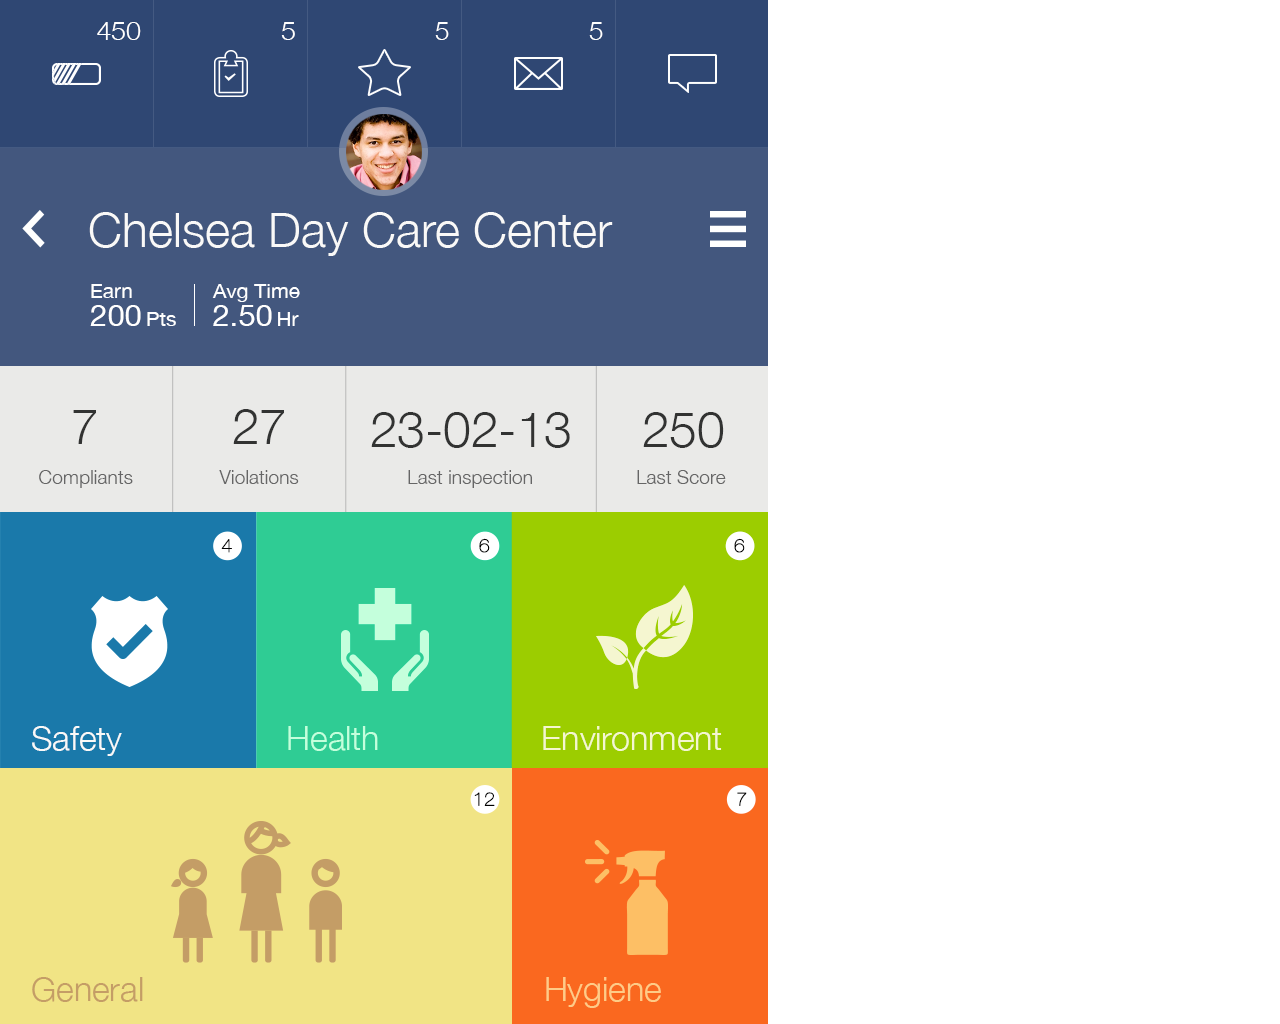
<file: www/index.html>
﻿<html>
<head>
    <title>index</title>
    <meta http-equiv="content-type" content="text/html; charset=utf-8"/>
    <meta http-equiv="imagetoolbar" content="no"/>
    <meta name="viewport" content="width=device-width, height=device-height, initial-scale=0.5, maximum-scale=1.0, user-scalable=no"/>
    <meta name="apple-mobile-web-app-capable" content="yes"/>
    <link href="resources/css/jquery-ui-themes.css" type="text/css" rel="stylesheet">
    <link href="resources/css/axure_rp_page.css" type="text/css" rel="stylesheet">
    <link href="index_files/axurerp_pagespecificstyles.css" type="text/css" rel="stylesheet">
<!--[if IE 6]>
    <link href="index_files/axurerp_pagespecificstyles_ie6.css" type="text/css" rel="stylesheet">
<![endif]-->
    <script src="data/sitemap.js"></script>
    <script src="resources/scripts/jquery-1.7.1.min.js"></script>
    <script src="resources/scripts/axutils.js"></script>
    <script src="resources/scripts/jquery-ui-1.8.10.custom.min.js"></script>
    <script src="resources/scripts/axurerp_beforepagescript.js"></script>
    <script src="resources/scripts/messagecenter.js"></script>
<script src='index_files/data.js'></script>
</head>
<body>
<div id="main_container">

<div id="u0" class="u0_container"   >
<div id="u0_img" class="u0_normal detectCanvas"></div>
<div id="u1" class="u1" style="visibility:hidden;"  >
<div id="u1_rtf"></div>
</div>
</div>
<div id="u2" class="u2_container"   >
<div id="u2_img" class="u2_normal detectCanvas"></div>
<div id="u3" class="u3" style="visibility:hidden;"  >
<div id="u3_rtf"></div>
</div>
</div>
</div>
<div class="preload"><img src="index_files/u0_normal.png" width="1" height="1"/></div>
</body>
<script src="resources/scripts/axurerp_pagescript.js"></script>
<script src="index_files/axurerp_pagespecificscript.js" charset="utf-8"></script>
</file>
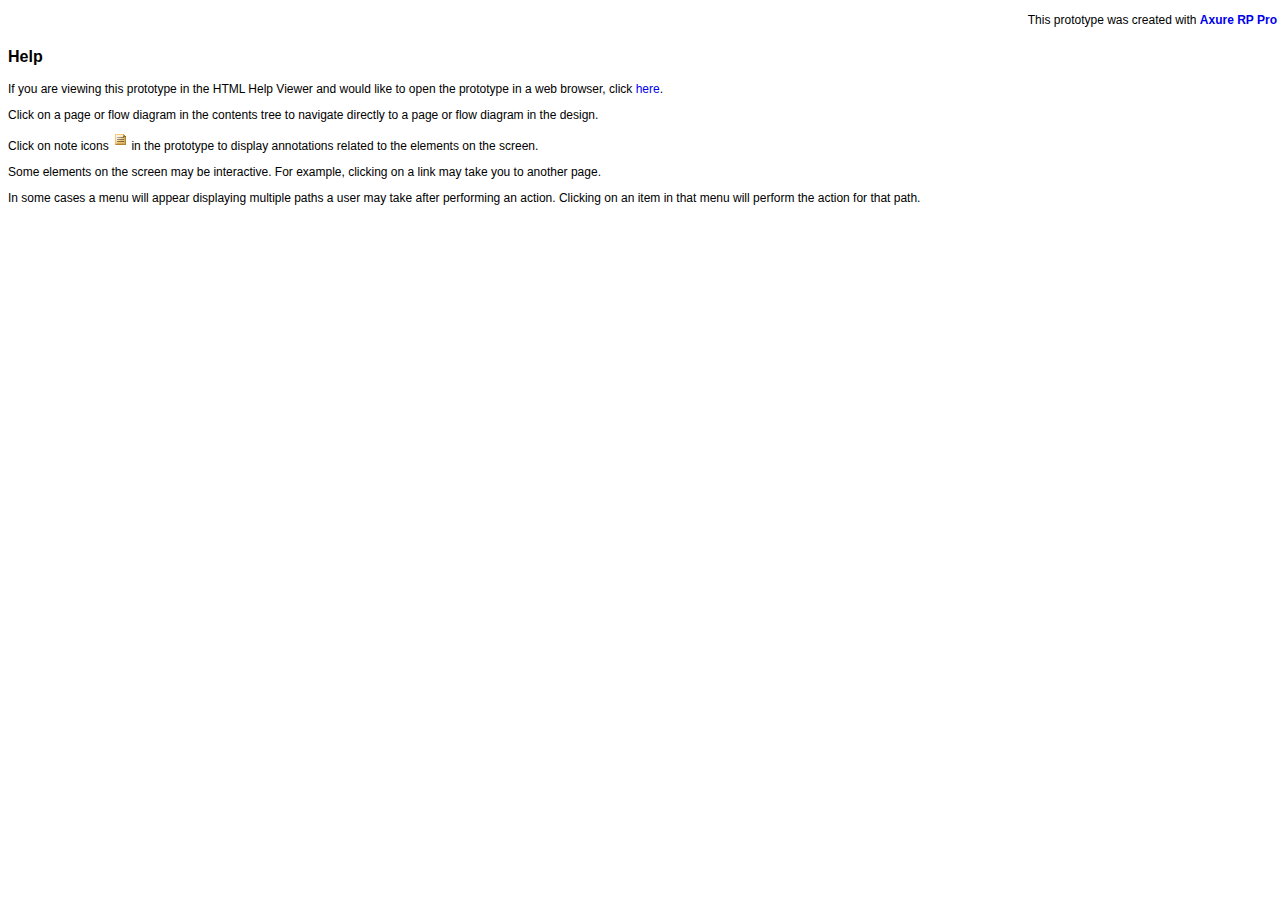
<file: www/chm_start.html>
<HTML>
<HEAD><meta http-equiv="content-type" content="text/html; charset=utf-8">
</HEAD>
<BODY style='font-family: arial; font-size: 12px;'>

<div style="padding:5px; width:100%; text-align:right">
This prototype was created with <a style="text-decoration:none;" href="http://www.axure.com" target=_blank><strong>Axure RP Pro</strong></a></div>
<p style='font-size: 16px;'><b>Help</b></p>
<p>If you are viewing this prototype in the HTML 
Help Viewer and would like to open the prototype in a web browser, click 
<a style="text-decoration:none;" href="start.html" target=_blank>here</a>.</p>
<p>Click on a page or flow diagram in the contents 
tree to navigate directly to a page or flow diagram in the design.</p>
<p>Click on note icons 
<img border="0" src="resources/css/images/note.gif" width="16" height="16"> in the prototype 
to display annotations related to the 
elements on the screen.</p>
<p>Some elements on the screen may be interactive. 
For example, clicking on a link may take you to another page.</p>
<p>In some cases a menu will appear displaying 
multiple paths a user may take after performing an action. Clicking on an item in that menu will perform the 
action for that path.</p>

</BODY>
</HTML>
</file>
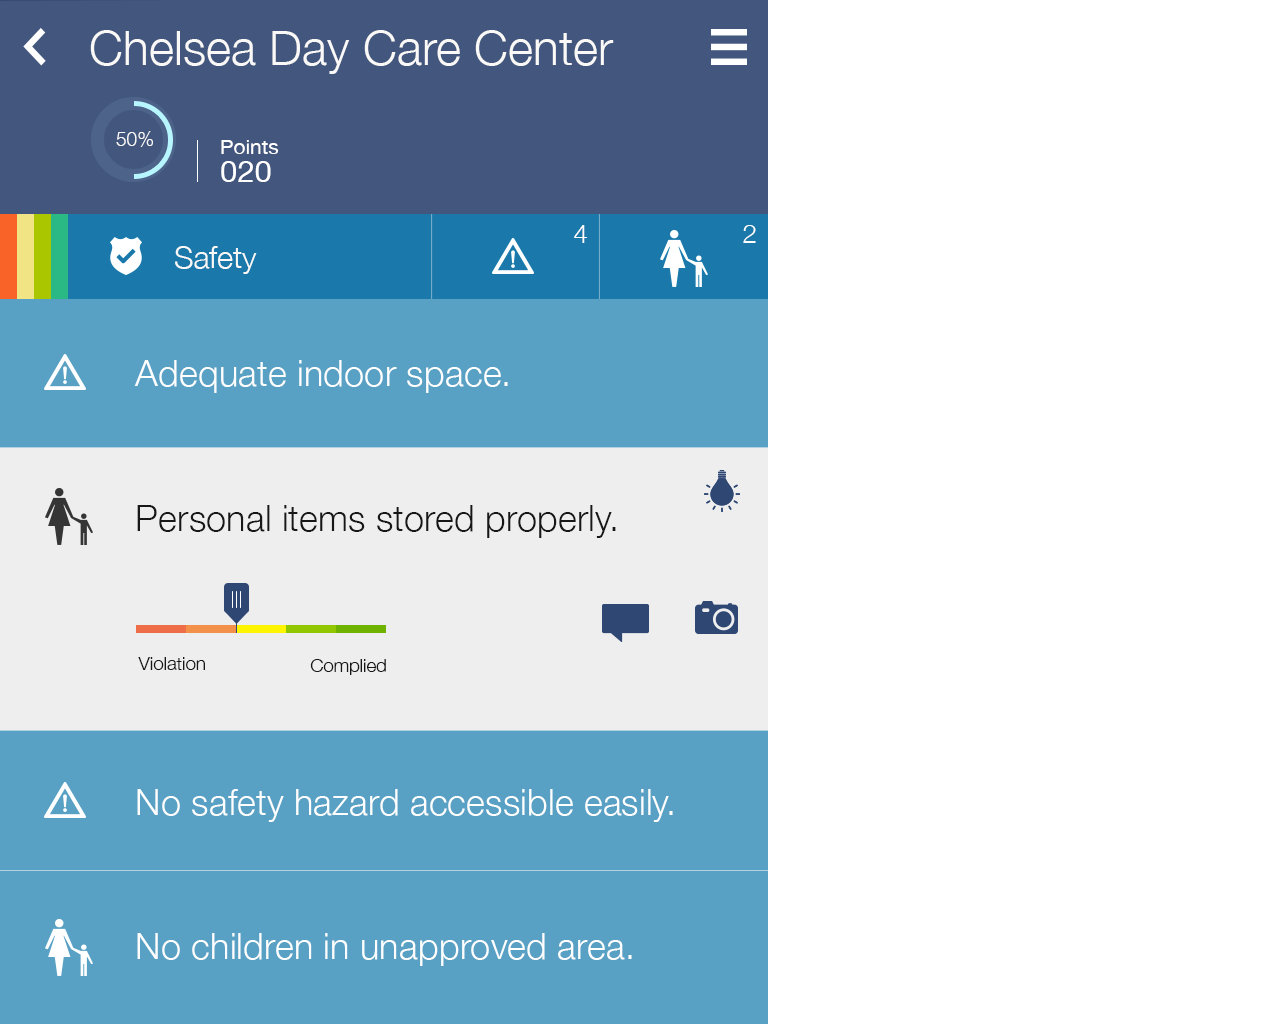
<file: www/Page_2.html>
﻿<html>
<head>
    <title>Page 2</title>
    <meta http-equiv="content-type" content="text/html; charset=utf-8"/>
    <meta http-equiv="imagetoolbar" content="no"/>
    <meta name="viewport" content="width=device-width, height=device-height, initial-scale=0.5, maximum-scale=1.0, user-scalable=no"/>
    <meta name="apple-mobile-web-app-capable" content="yes"/>
    <link href="resources/css/jquery-ui-themes.css" type="text/css" rel="stylesheet">
    <link href="resources/css/axure_rp_page.css" type="text/css" rel="stylesheet">
    <link href="Page_2_files/axurerp_pagespecificstyles.css" type="text/css" rel="stylesheet">
<!--[if IE 6]>
    <link href="Page_2_files/axurerp_pagespecificstyles_ie6.css" type="text/css" rel="stylesheet">
<![endif]-->
    <script src="data/sitemap.js"></script>
    <script src="resources/scripts/jquery-1.7.1.min.js"></script>
    <script src="resources/scripts/axutils.js"></script>
    <script src="resources/scripts/jquery-ui-1.8.10.custom.min.js"></script>
    <script src="resources/scripts/axurerp_beforepagescript.js"></script>
    <script src="resources/scripts/messagecenter.js"></script>
<script src='Page_2_files/data.js'></script>
</head>
<body>
<div id="main_container">

<div id="u0" class="u0_container"   >
<div id="u0_img" class="u0_normal detectCanvas"></div>
<div id="u1" class="u1" style="visibility:hidden;"  >
<div id="u1_rtf"></div>
</div>
</div>
<DIV id="u2" style="" data-label="HelpButton">
<DIV id="pd0u2" style="" data-label="State1">
<div id="u3"  ></div>
</DIV>
</DIV>
<DIV id="u4" style="visibility:hidden;" data-label="Overlay1">
<DIV id="pd0u4" style="" data-label="State1">
<div id="u5"  ></div>
<div id="u6" class="u6_container"   >
<div id="u6_img" class="u6_normal detectCanvas"></div>
<div id="u7" class="u7" style="visibility:hidden;"  >
<div id="u7_rtf"></div>
</div>
</div>
<div id="u8" class="u8_container"   >
<div id="u8_img" class="u8_normal detectCanvas"></div>
<div id="u9" class="u9" style="visibility:hidden;"  >
<div id="u9_rtf"></div>
</div>
</div>
<div id="u10" class="u10_container"   >
<div id="u10_img" class="u10_normal detectCanvas"></div>
<div id="u11" class="u11" style="visibility:hidden;"  >
<div id="u11_rtf"></div>
</div>
</div>
<div id="u12" class="u12_container"   >
<div id="u12_img" class="u12_normal detectCanvas"></div>
<div id="u13" class="u13" style="visibility:hidden;"  >
<div id="u13_rtf"></div>
</div>
</div>
</DIV>
</DIV>
<div id="u14" class="u14_container"   >
<div id="u14_img" class="u14_normal detectCanvas"></div>
<div id="u15" class="u15" style="visibility:hidden;"  >
<div id="u15_rtf"></div>
</div>
</div>
</div>
<div class="preload"><img src="Page_2_files/u0_normal.png" width="1" height="1"/><img src="Page_2_files/u8_normal.png" width="1" height="1"/><img src="Page_2_files/u10_normal.png" width="1" height="1"/></div>
</body>
<script src="resources/scripts/axurerp_pagescript.js"></script>
<script src="Page_2_files/axurerp_pagespecificscript.js" charset="utf-8"></script>
</file>
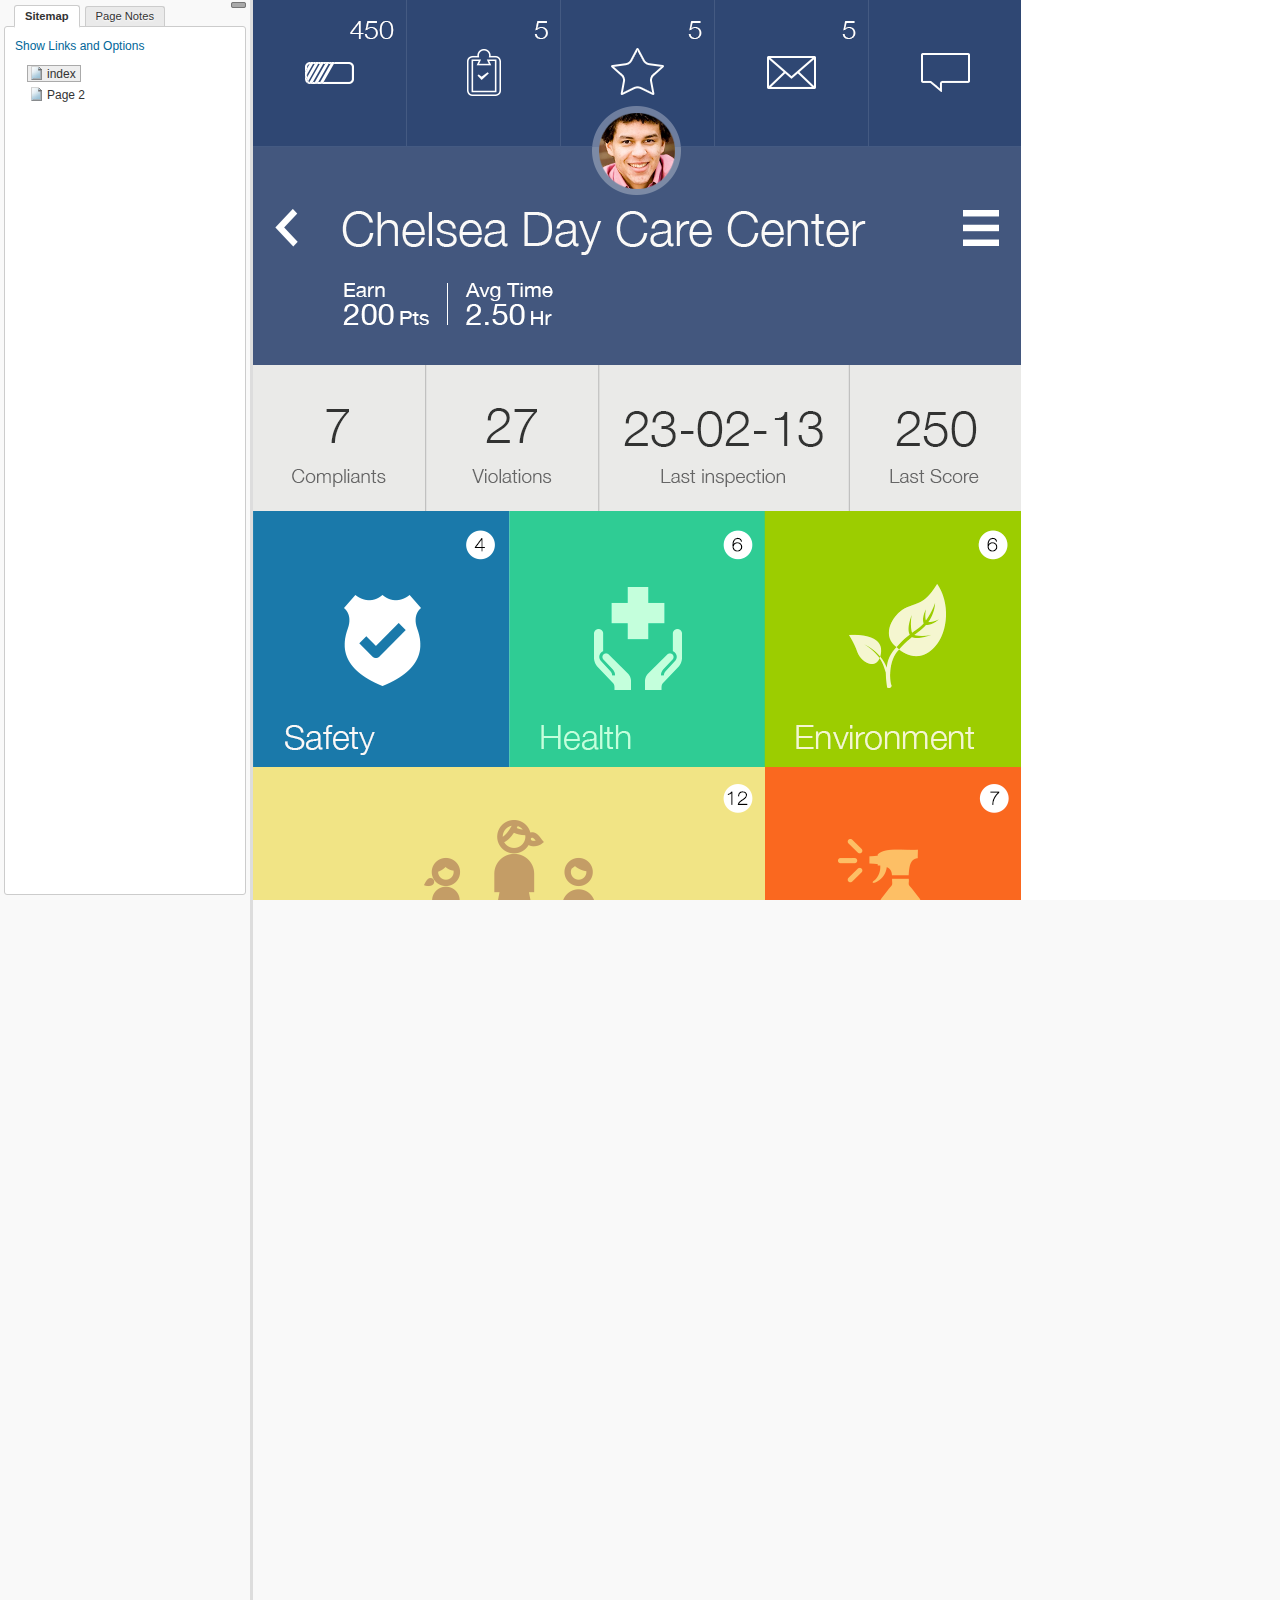
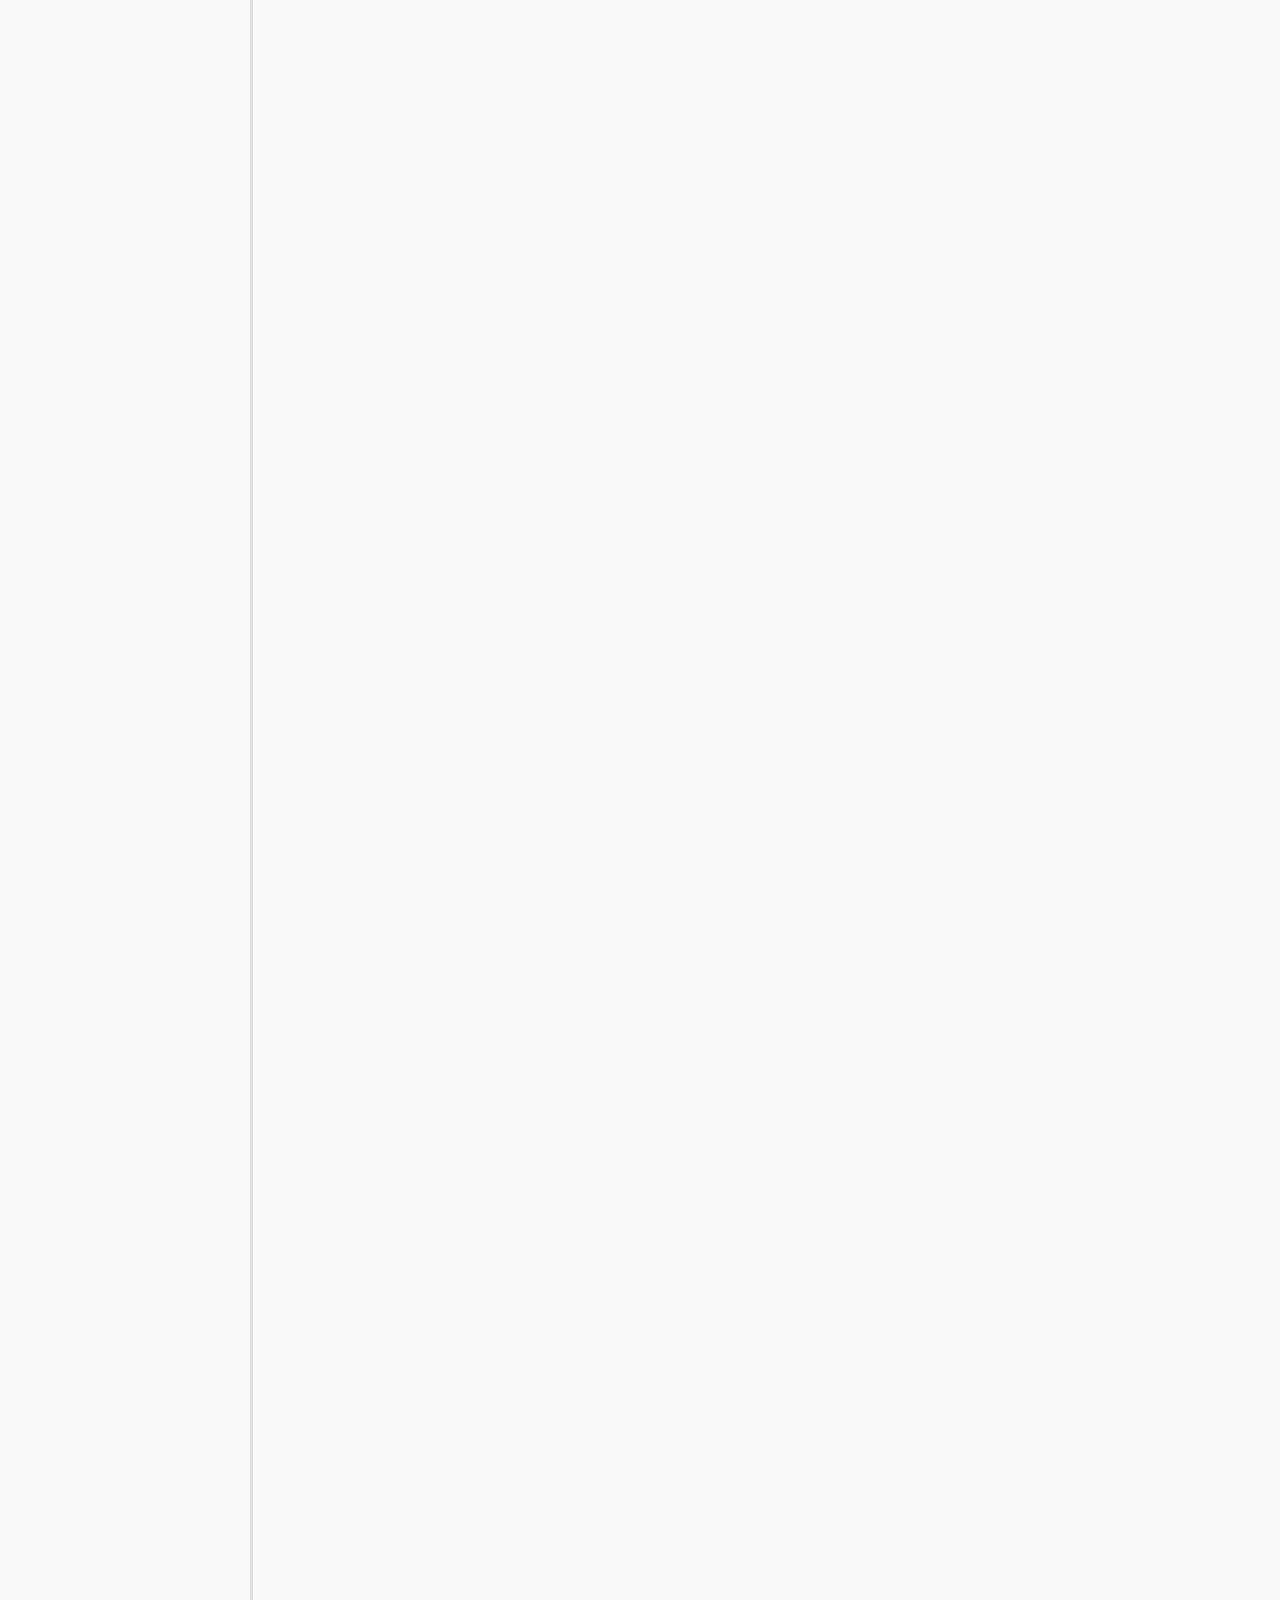
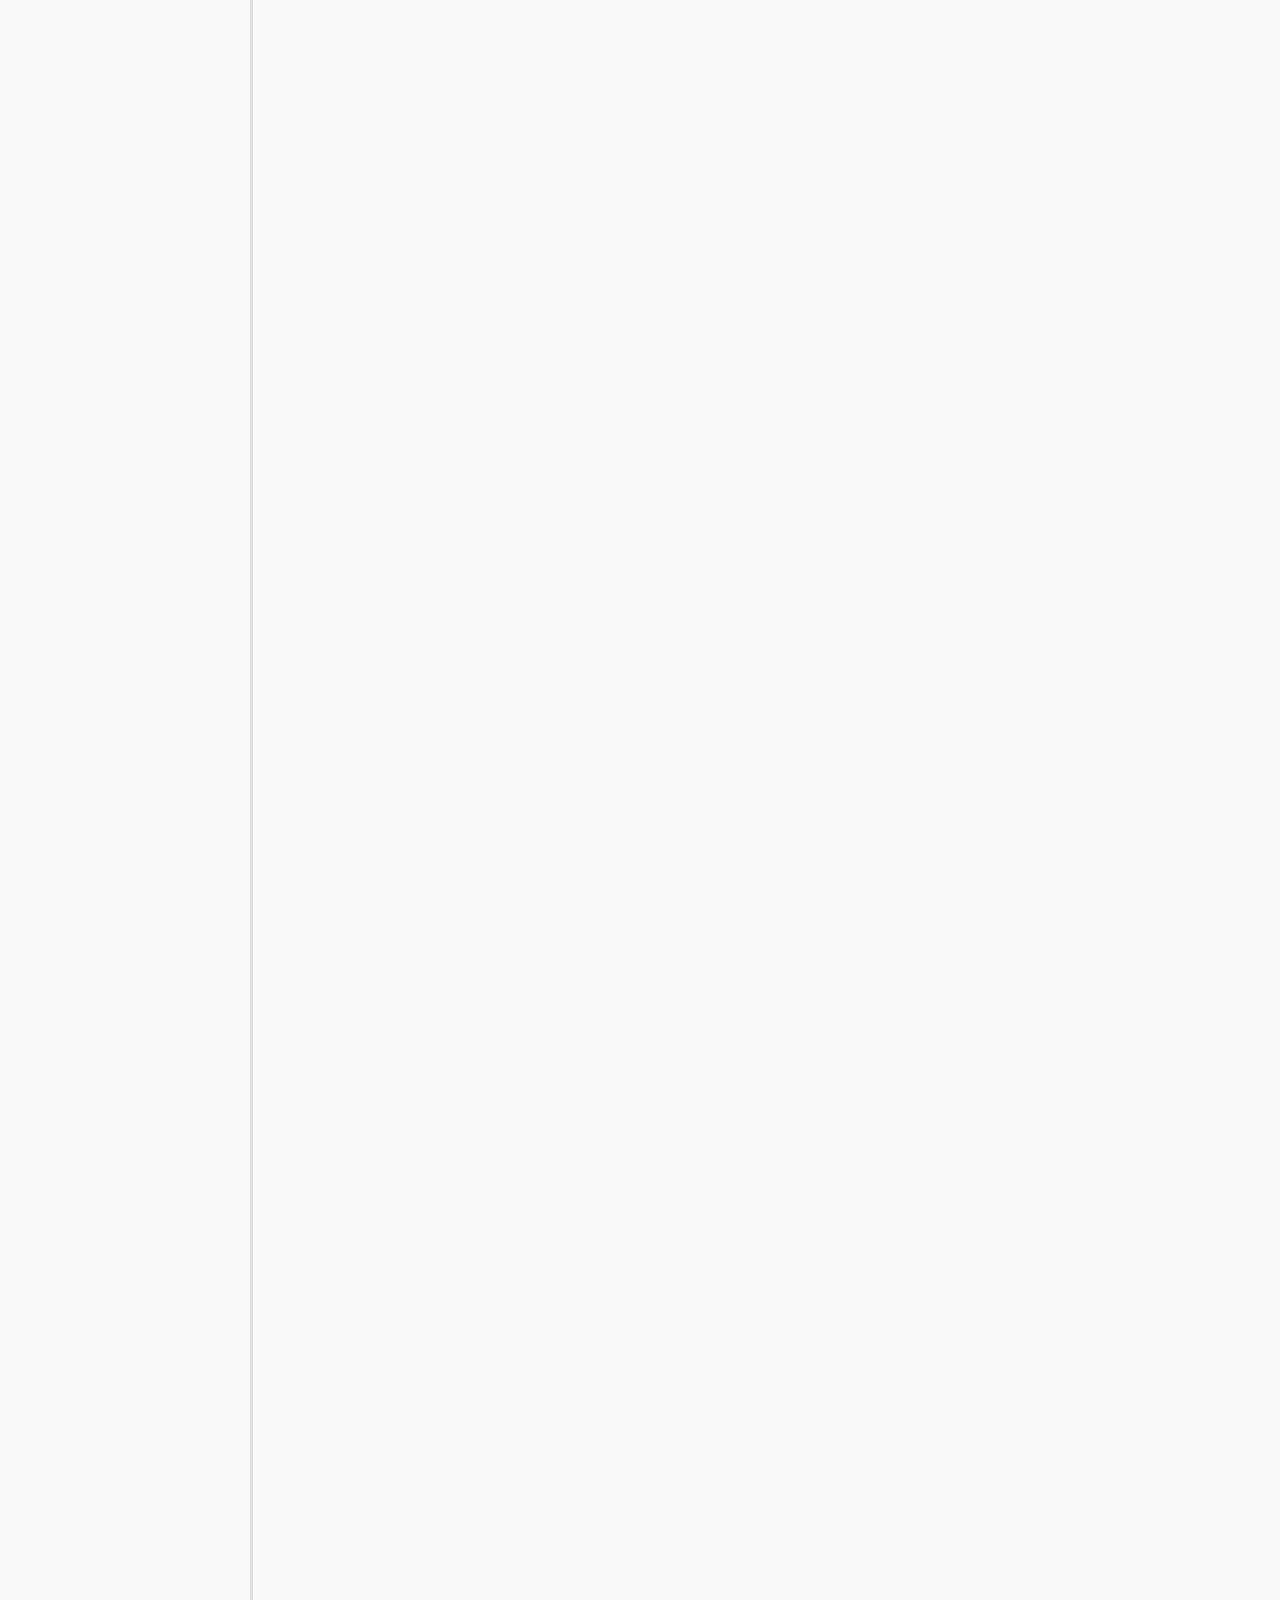
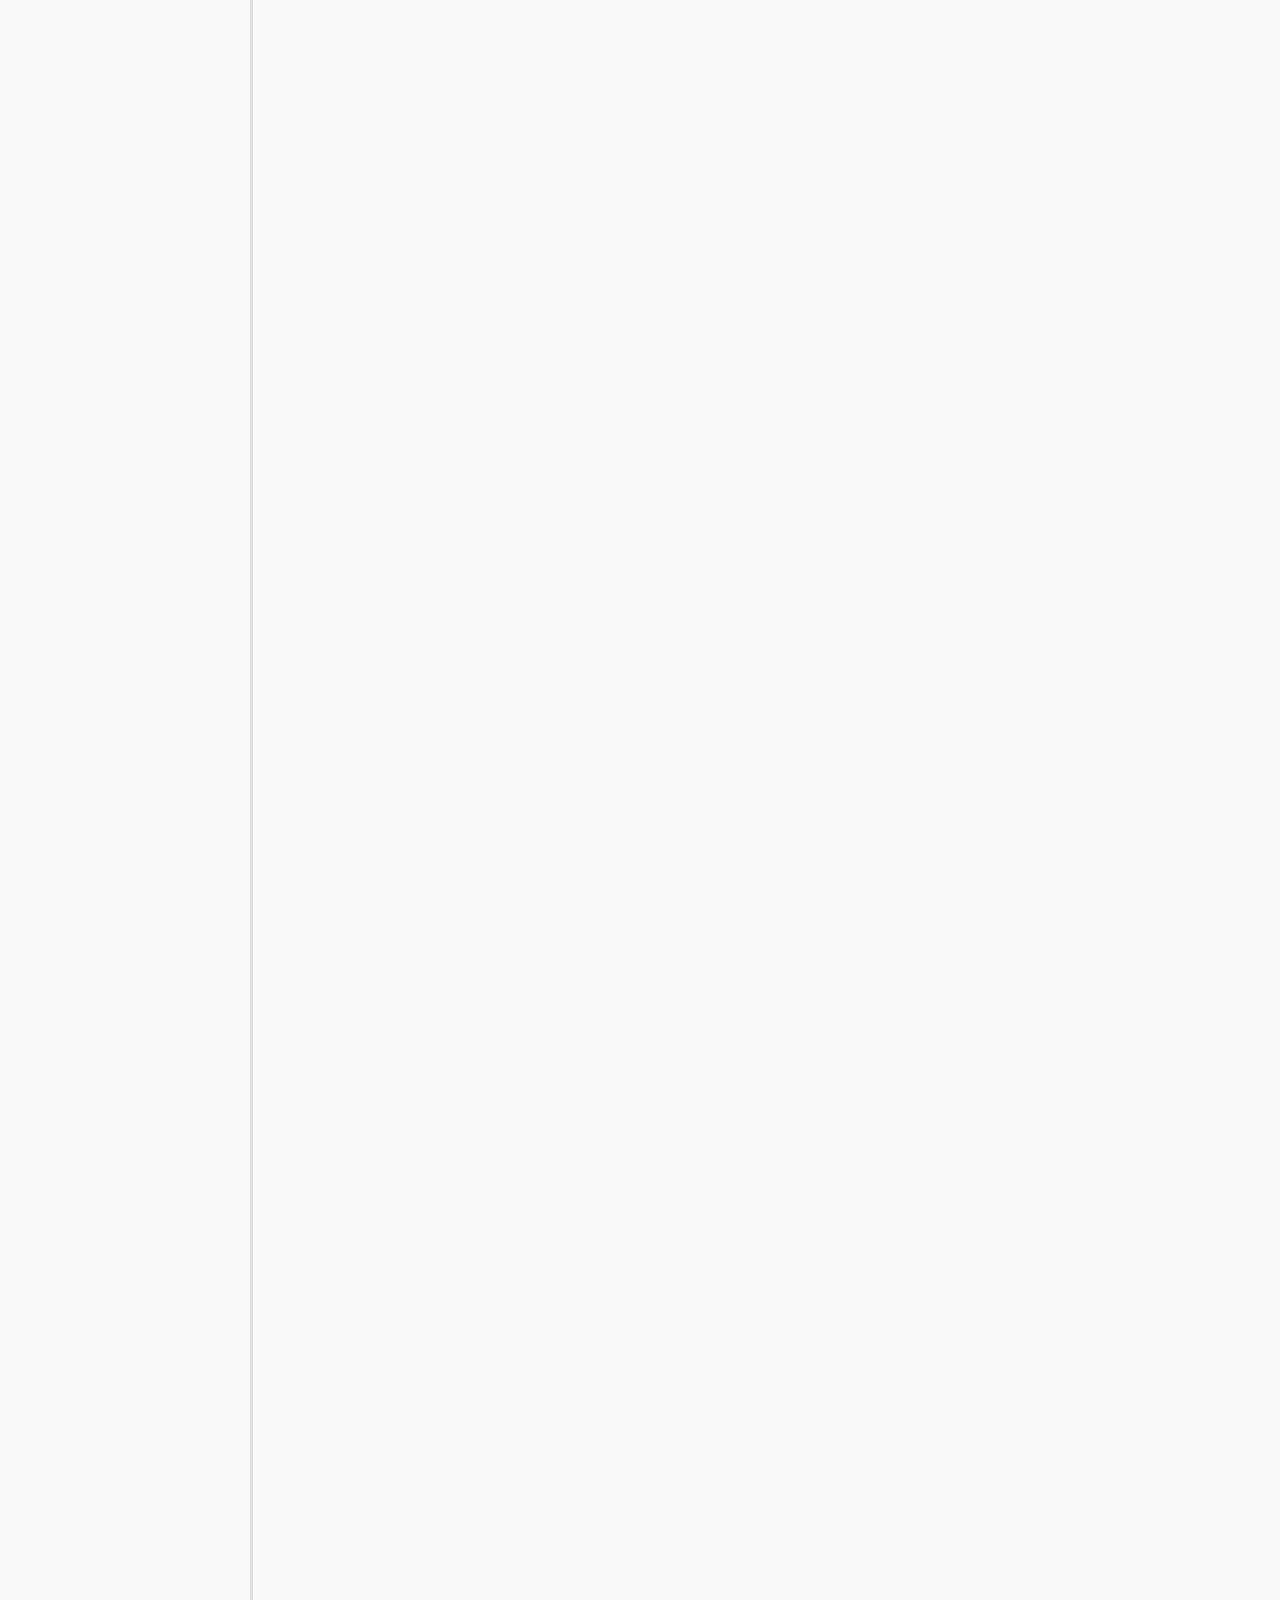
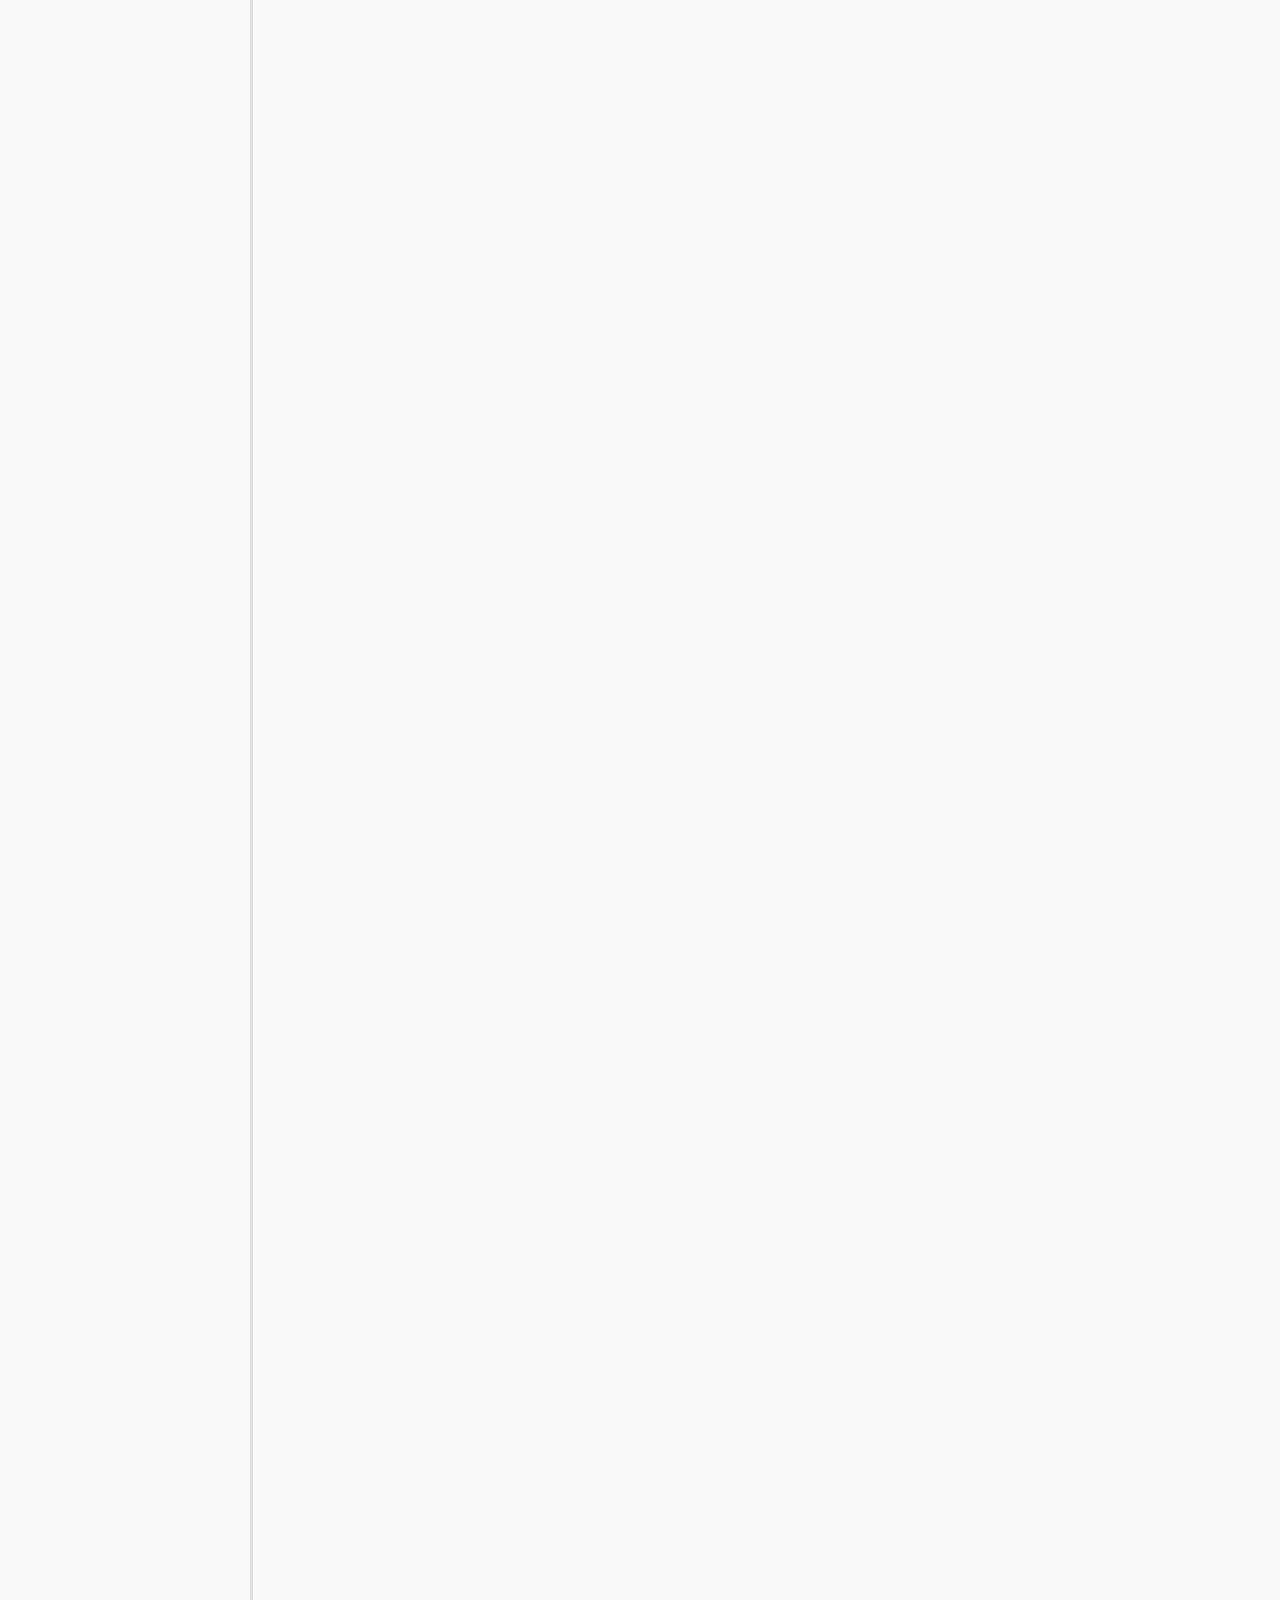
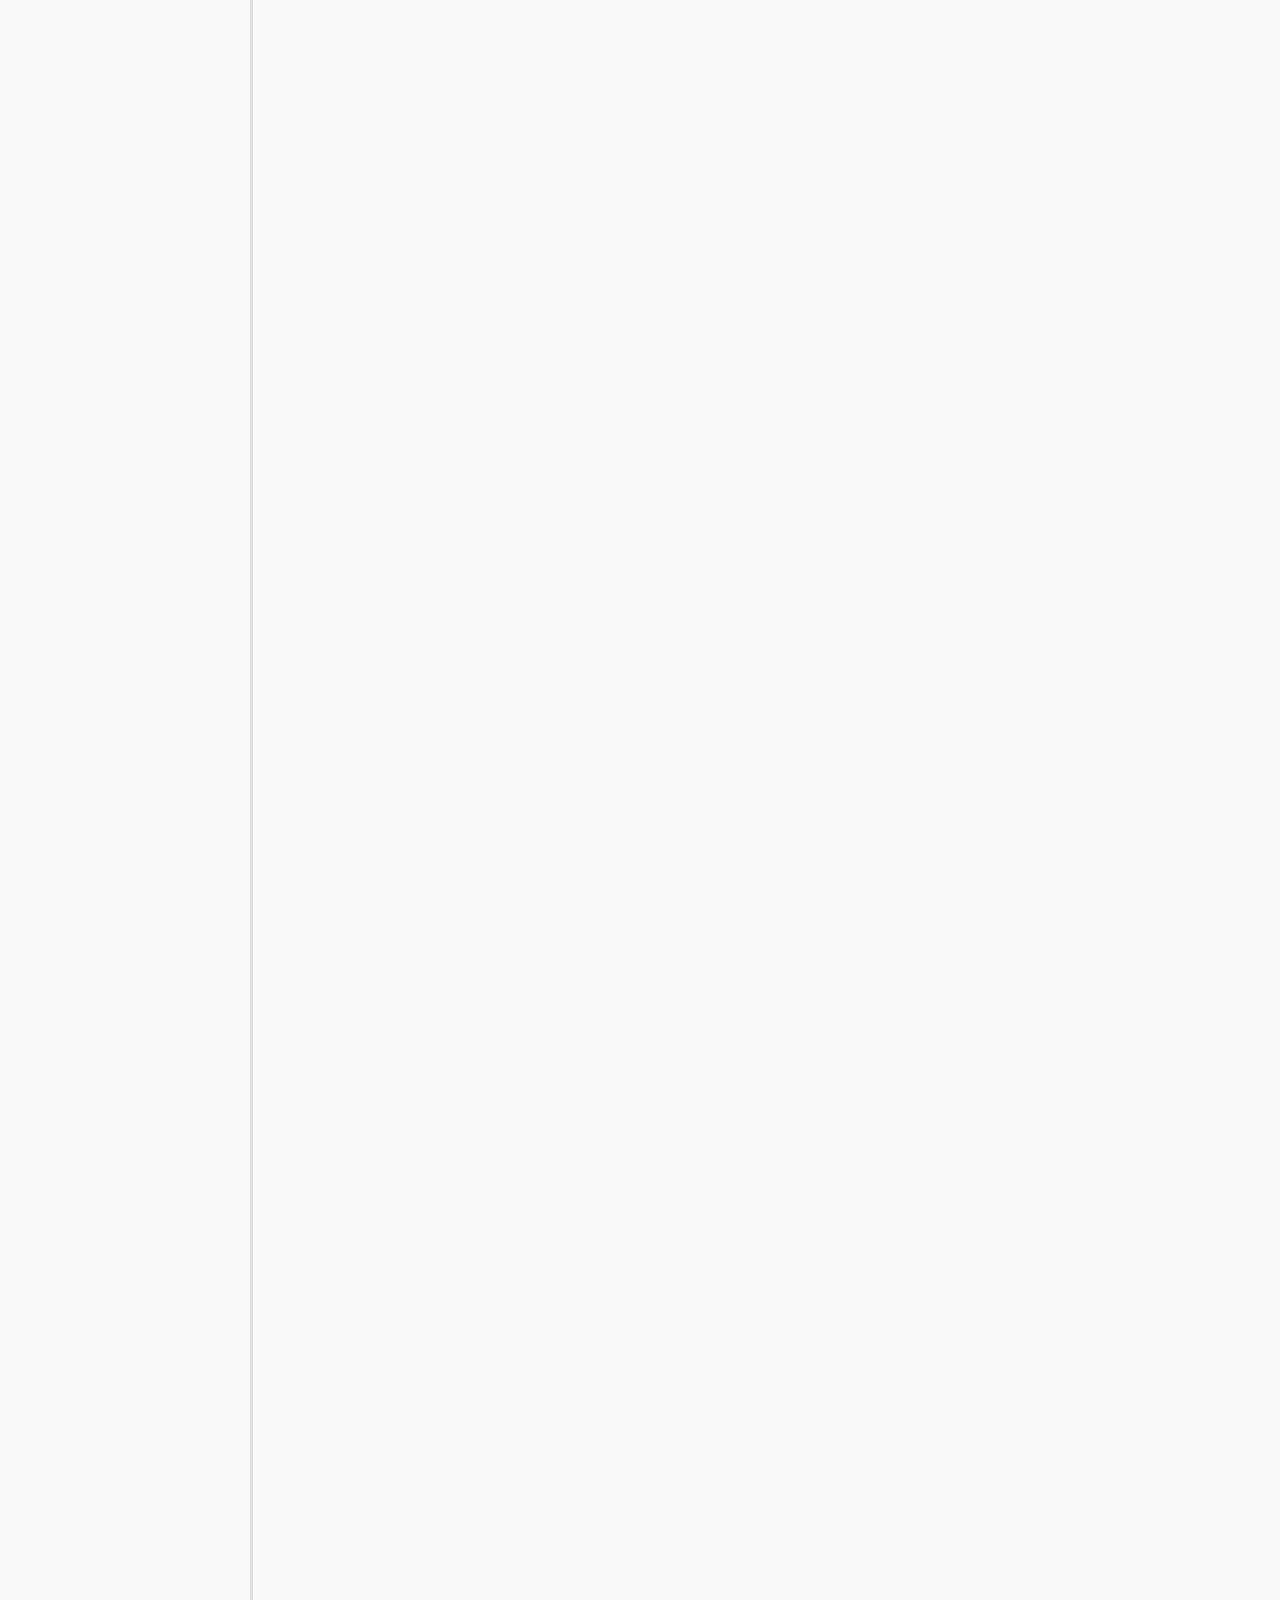
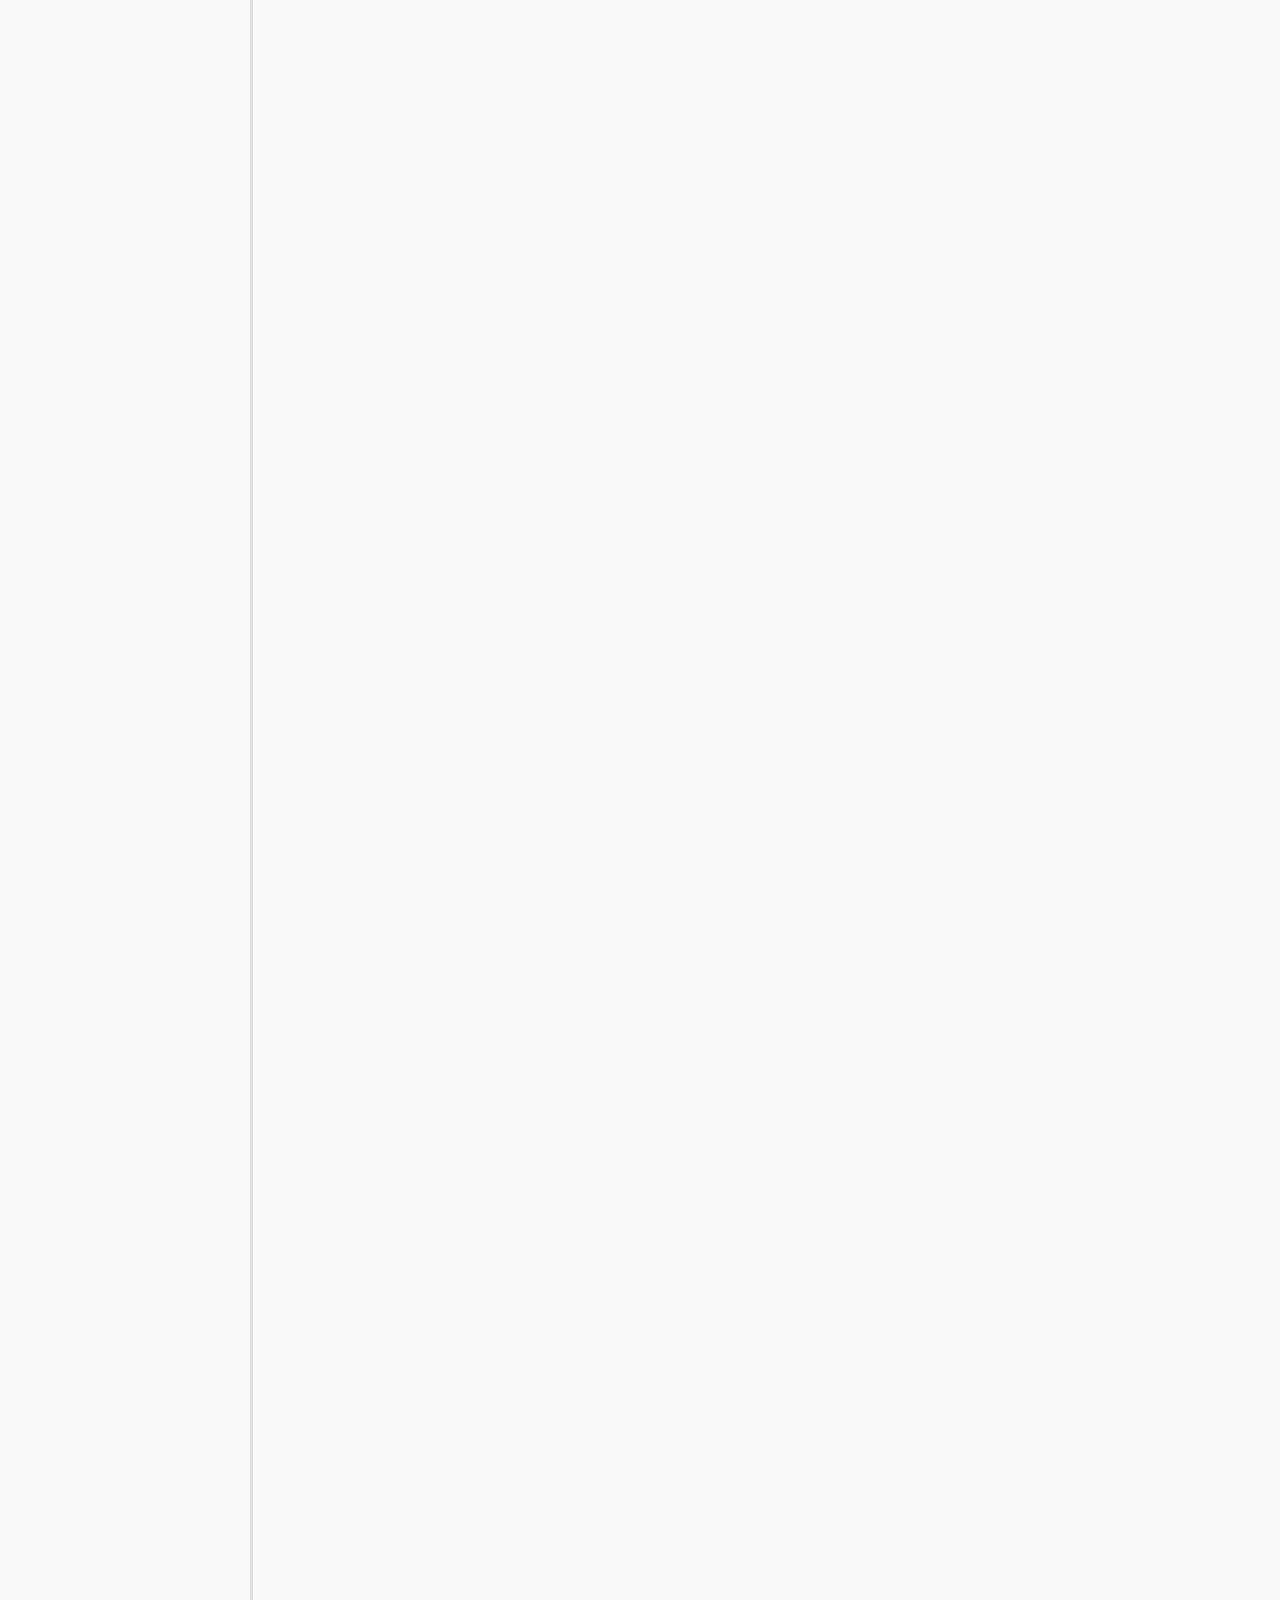
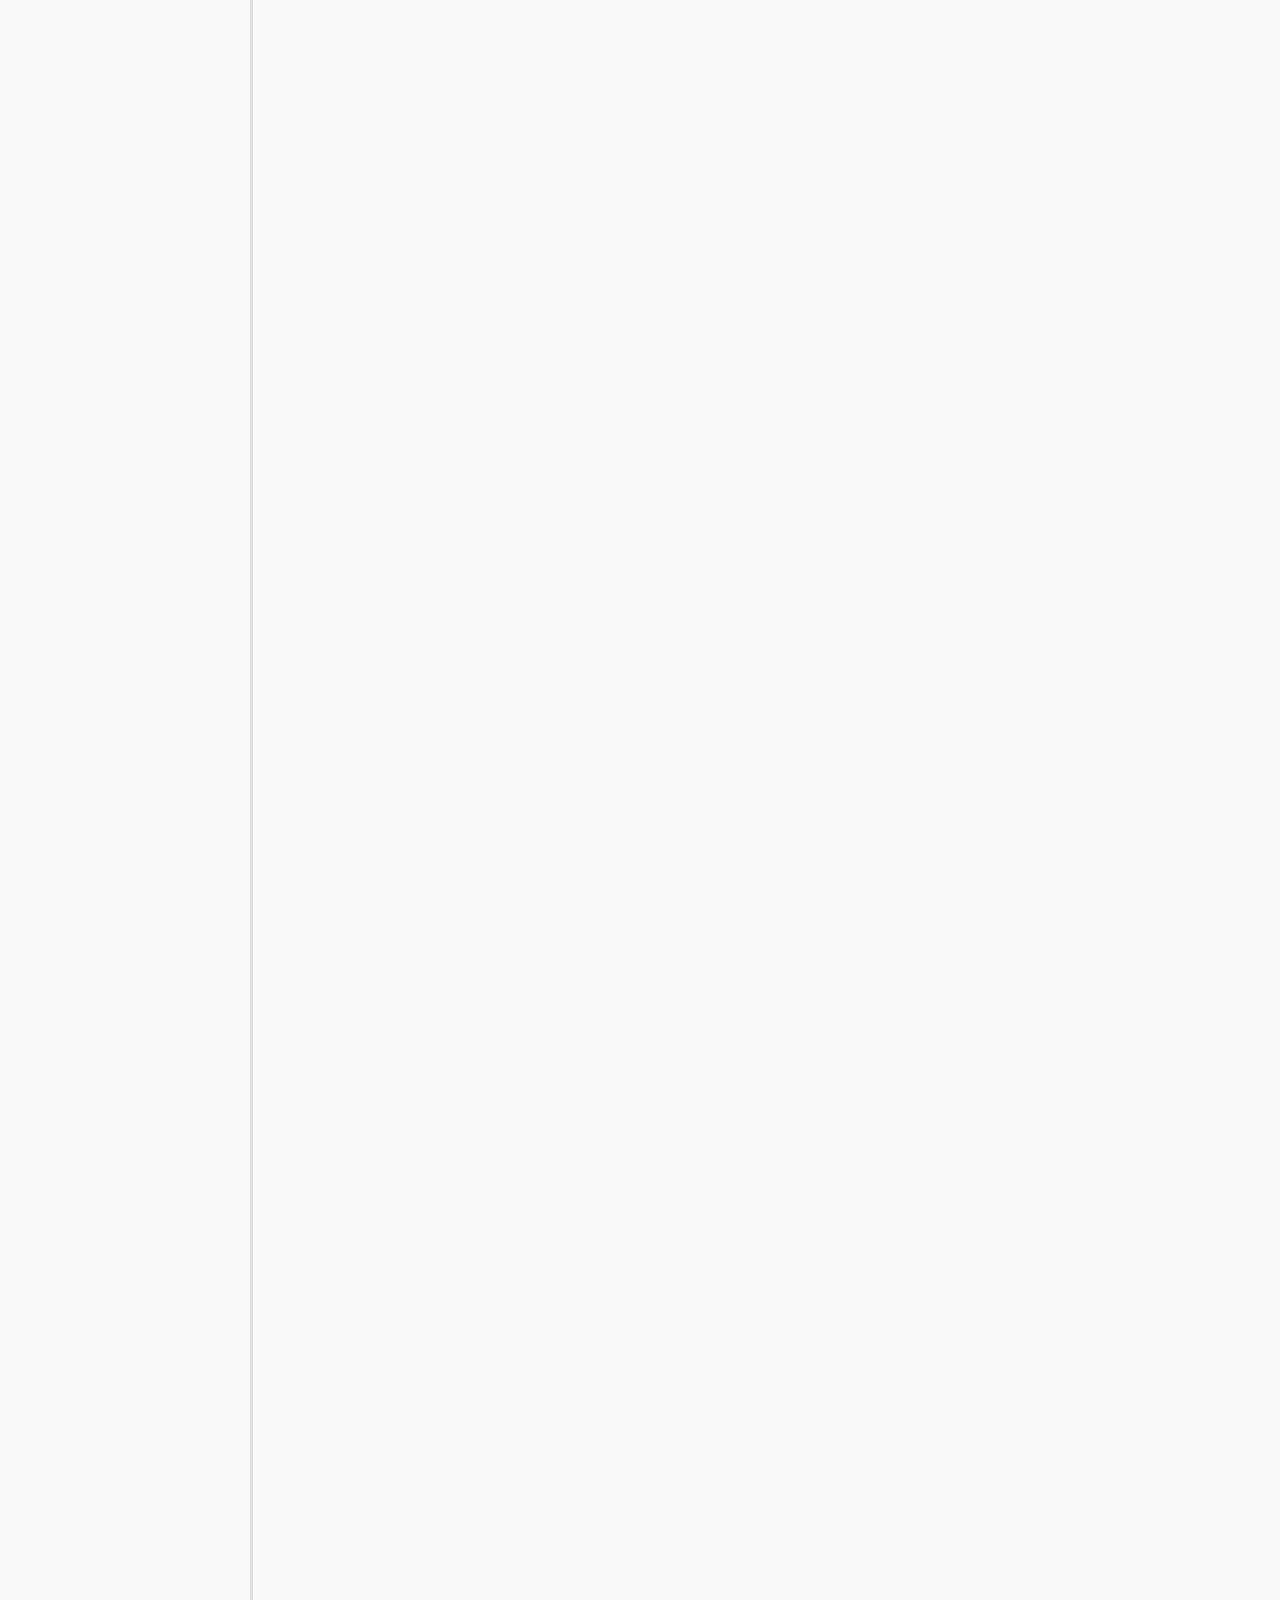
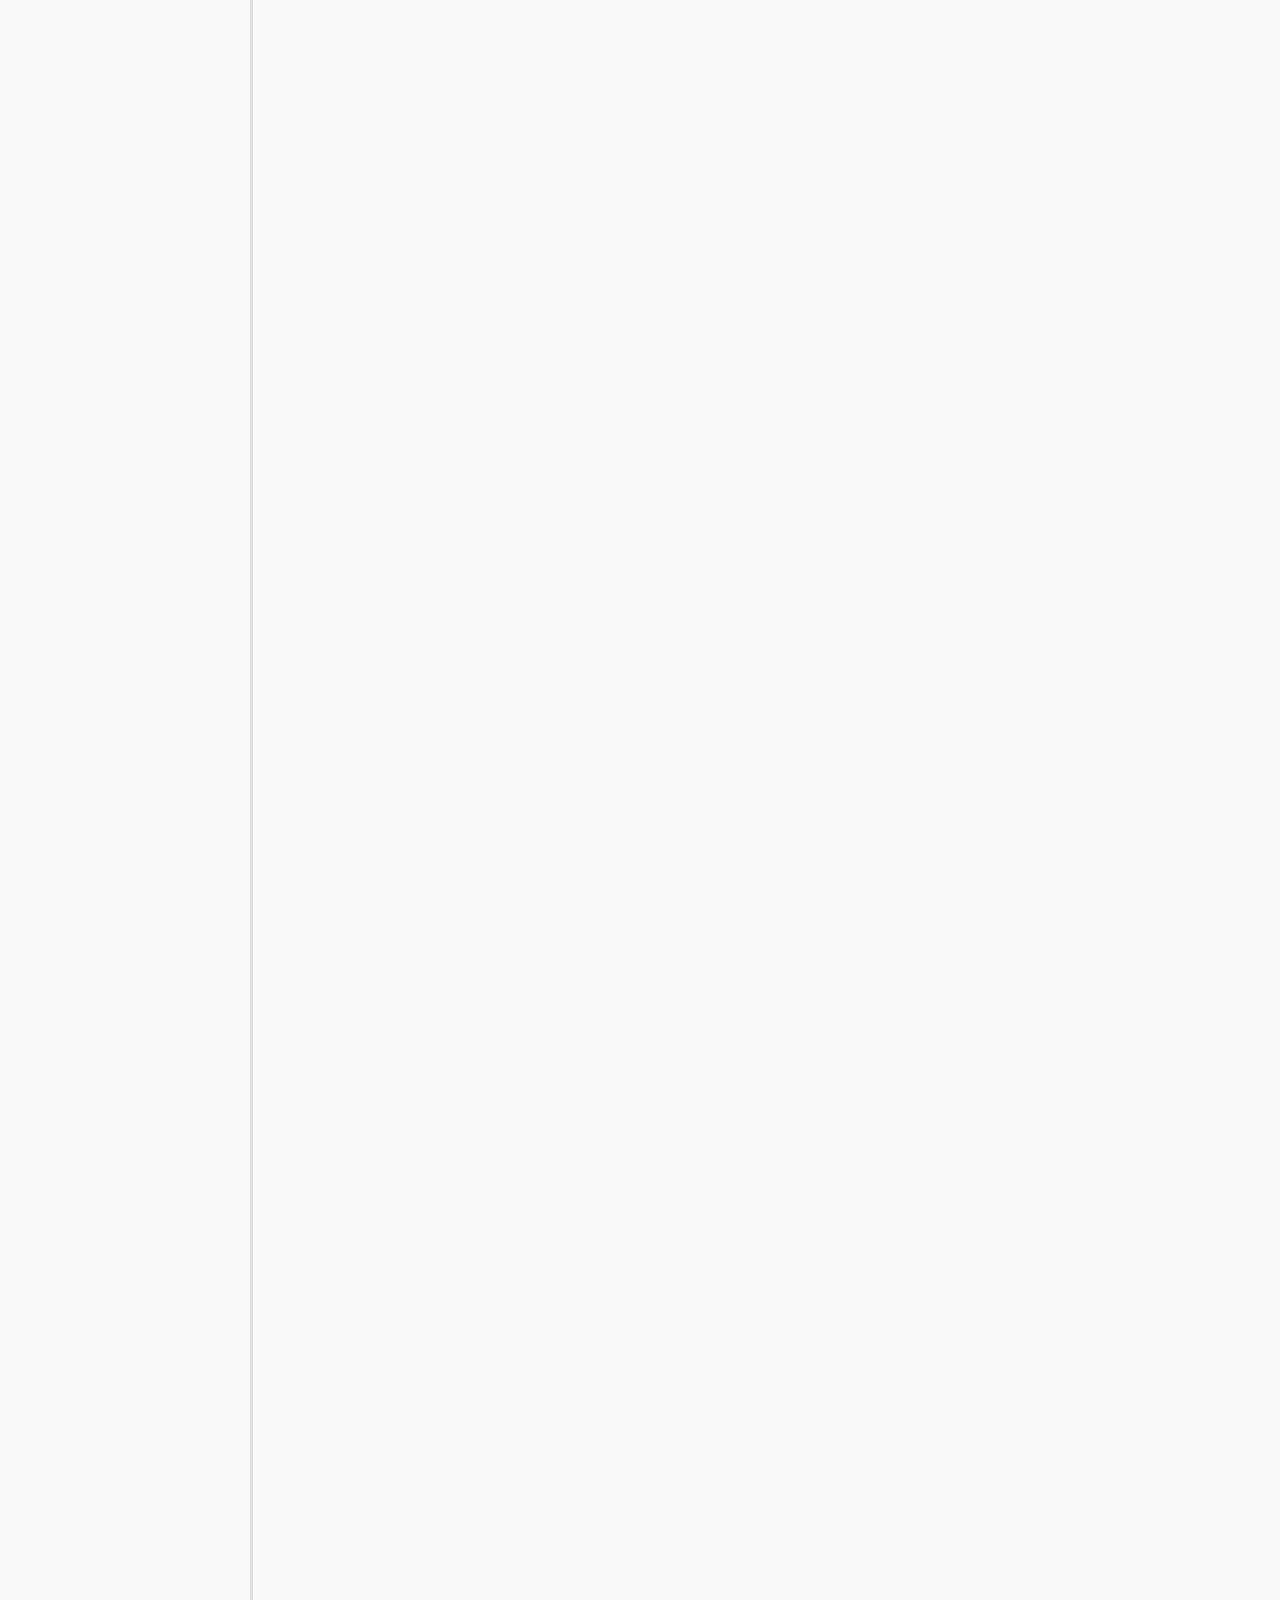
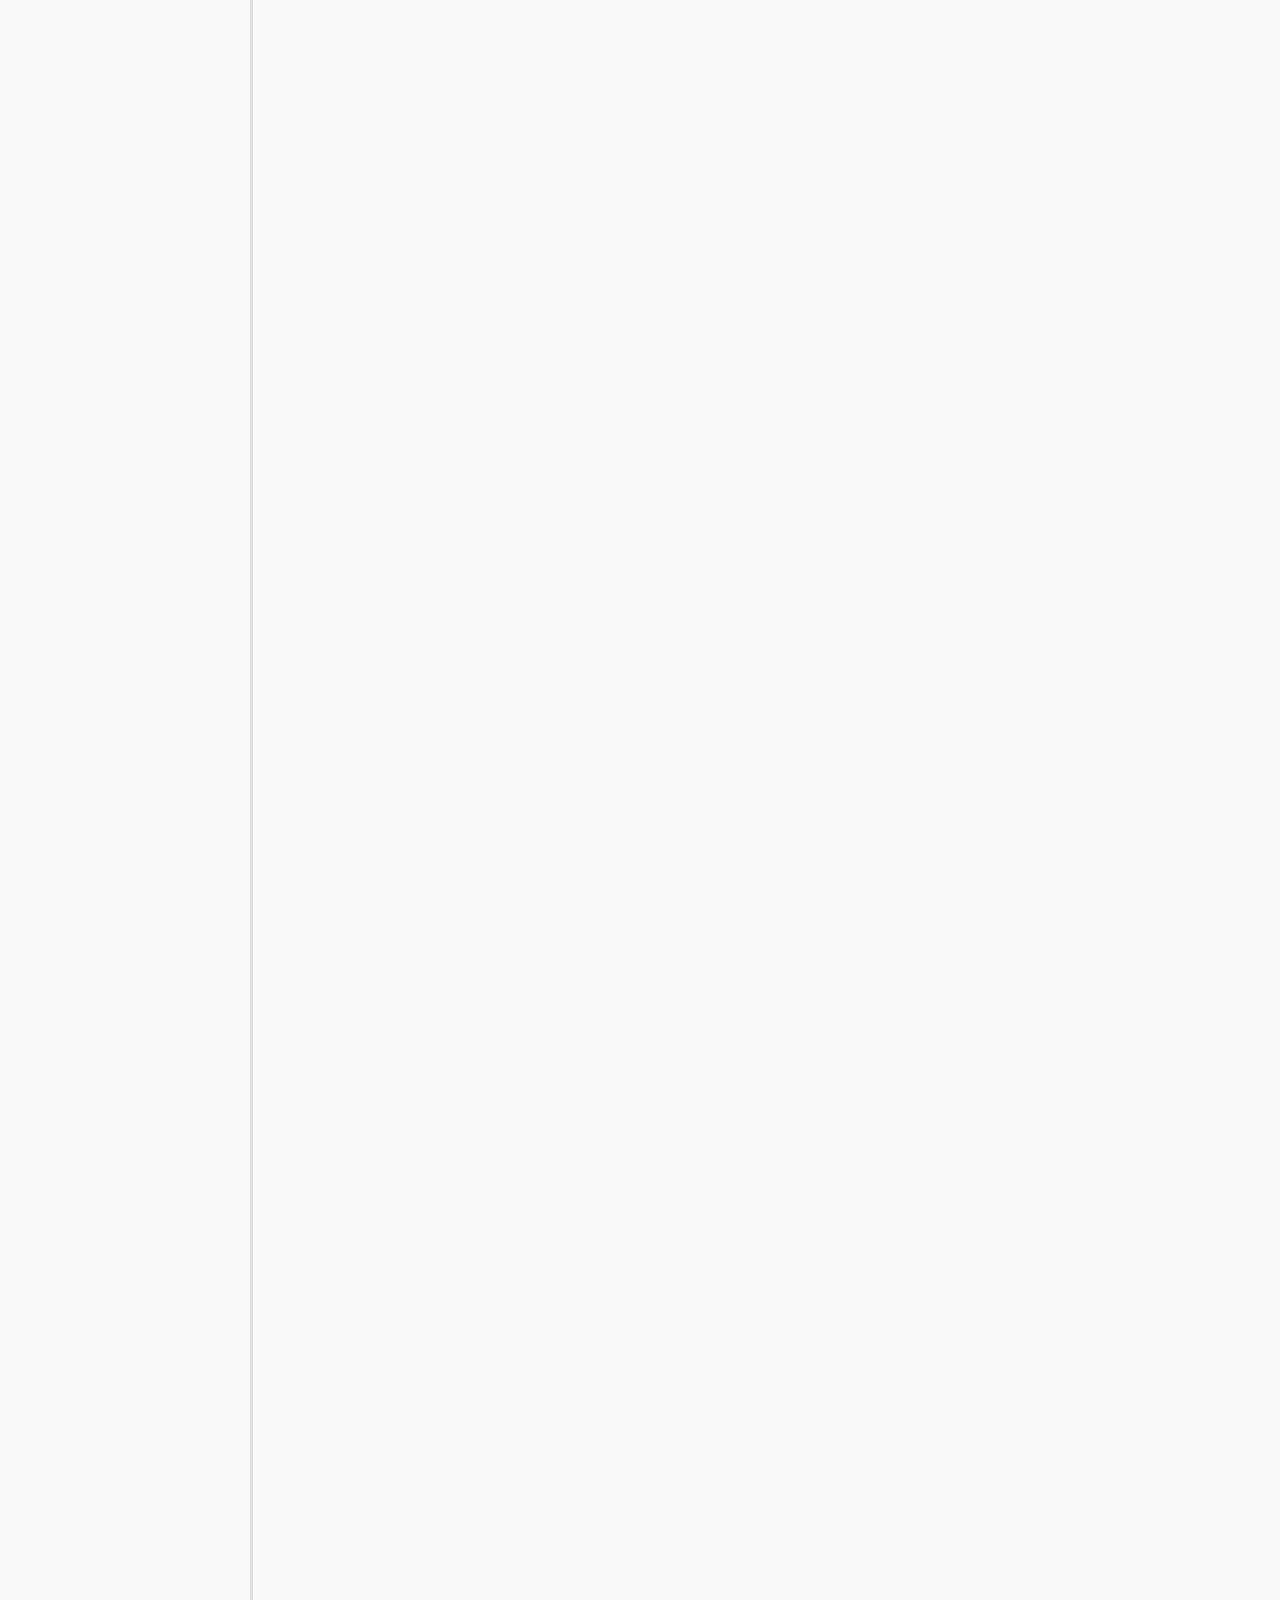
<file: www/start.html>
﻿<!DOCTYPE html>
<html xmlns="http://www.w3.org/1999/xhtml" xml:lang="en" lang="en">
<head>
    <title>Untitled Document</title>
    <meta http-equiv="Content-Type" content="text/html; charset=utf-8" />
    <meta http-equiv="X-UA-Compatible" content="IE=EmulateIE7" />
    <link type="text/css" href="resources/css/reset.css" rel="Stylesheet" />
    <link type="text/css" href="resources/css/default.css" rel="Stylesheet" />

    <script type="text/javascript">
        if (location.href.toString().indexOf('file://localhost/') == 0) {
            location.href = location.href.toString().replace('file://localhost/', 'file:///');
        }
    </script>

    <script type="text/javascript" src="resources/scripts/jquery-1.7.1.min.js"></script>
    <script type="text/javascript" src="resources/scripts/splitter.js"></script>
    <script type="text/javascript" src="resources/scripts/axutils.js"></script>
    <script type="text/javascript" src="resources/scripts/axprototype.js"></script>
    <script type="text/javascript" src="resources/scripts/messagecenter.js"></script>
    <script type="text/javascript" src="data/configuration.js"></script>
    <script type="text/javascript" src="data/sitemap.js"></script>
    <style type="text/css">

#outerContainer {
	width:1000px;
	height:20000px;
}

.vsplitbar {
	width: 3px;
	background: #DDD;
}

#rightPanel {
    background-color: White;
}

#leftPanel 
{
    /*min-width: 190px;*/
}

.splitterMask
{
   position:absolute;
   top: 0;
   left: 0;
   width: 100%;
   height: 100%;
   overflow: hidden;
   background-image: url(resources/images/transparent.gif);
   z-index: 20000;
}


    </style>
    <script type="text/javascript" language="JavaScript"><!--
        // isolate scope
        (function () {
            setUpController();

            var _settings = {};
            _settings.projectId = configuration.prototypeId;
            _settings.isAxshare = configuration.isAxshare;
            _settings.loadFeedbackPlugin = configuration.loadFeedbackPlugin;

            $axure.player.settings = _settings;

            $(window).bind('load', function () {
                if (CHROME_5_LOCAL && !$('body').attr('pluginDetected')) {
                    window.location = 'resources/chrome/chrome.html';
                }
            });

            $(document).ready(function () {

                $axure.page.bind('load.start', mainFrame_onload);
                $axure.messageCenter.addMessageListener(messageCenter_message);

                if ($axure.player.settings.loadFeedbackPlugin == true) {
                    if ($axure.player.settings.isAxshare == true) {
                        $axure.utils.loadJS('/Scripts/plugins/feedback/feedback.js');
                    } else {
                        $axure.utils.loadJS('http://share.axure.com/Scripts/plugins/feedback/feedback.js');
                    }
                }

                if(navigator.userAgent.indexOf("MSIE") >= 0) $('#outerContainer').width('100%');
                initialize();
                $('#outerContainer').splitter({
                    //outline: true,
                    sizeLeft: 250
                });
                $('#leftPanel').width(250);

                $(window).resize(function () {
                    resizeContent();
                });

                //                $('#outerContainer').resize(function() { return false; });

                $('#maximizePanelContainer').hide();

                initializeLogo();

                $(window).resize();
                //                $('#outerContainer').trigger('resize');
                resizeContent();
                if ($.browser.msie && $.browser.version == "6.0") {
                    // wait for ie to get to a good state and resize
                    setTimeout(function() { $('#outerContainer').trigger('resize'); }, 30);
                }
            });


        })();

        lastLeftPanelWidth = 250;

        function messageCenter_message(message, data) {
            if (message == 'expandFrame') expand();
        }

        function resizeContent() {
            var newHeight = $(window).height();
            var newWidth = $(window).width();
            
            var controlContainerHeight = newHeight - 37;
            if ($('#interfaceControlFrameLogoContainer').is(':visible')) {
                controlContainerHeight -= $('#interfaceControlFrameLogoContainer').height() + 16;
            }

            $('#outerContainer').height(newHeight).width(newWidth);
            $('#leftPanel').height(newHeight);
            $('#interfaceControlFrame').height(newHeight);
            $('#interfaceControlFrameContainer').height(controlContainerHeight);

            $('#rightPanel').height(newHeight);
            $('#mainFrame').height(newHeight);

            $('#rightPanel').width($(window).width() - $('#leftPanel').width() - $('.vsplitbar').width());
        }

        function collapse() {
            $('#maximizePanelContainer').show();
            lastLeftPanelWidth = $('#leftPanel').width();
            $('#leftPanel').hide();
            $('.vsplitbar').hide();
            $('#rightPanel').width($(window).width());
            $(window).resize();
            $('#outerContainer').trigger('resize');
        }

        function expand() {
            $('#maximizePanelContainer').hide();
            $('#leftPanel').width(lastLeftPanelWidth);
            $('#leftPanel').show();
            $('.vsplitbar').show();
            $('#rightPanel').width($(window).width() - $('#leftPanel').width() - $('.vsplitbar').width());
            $(window).resize();
            $('#outerContainer').trigger('resize');
        }

        function initialize() {
            var mainFrame = document.getElementById("mainFrame");
            var pageName = QueryString("Page");
            if (pageName.length > 0) {
                mainFrame.contentWindow.location.href = pageName + ".html";
            }
            else {
                mainFrame.contentWindow.location.href = 
                    (sitemap.rootNodes.length > 0 ? sitemap.rootNodes[0].url : "about:blank");
            }
        }

        function initializeLogo() {
            if (configuration.logoImagePath) {
                $('#interfaceControlFrameLogoImageContainer').html('<img id="logoImage" src="" />');
                $('#logoImage').attr('src', configuration.logoImagePath).load(function () {
                    resizeContent();
                });
            } else {
                $('#interfaceControlFrameLogoImageContainer').hide();
            }

            if (configuration.logoImageCaption) {
                $('#interfaceControlFrameLogoCaptionContainer').html(configuration.logoImageCaption);
            } else {
                $('#interfaceControlFrameLogoCaptionContainer').hide();
            }

            if (!$('#interfaceControlFrameLogoImageContainer').is(':visible') && !$('#interfaceControlFrameLogoCaptionContainer').is(':visible')) {
                $('#interfaceControlFrameLogoContainer').hide();
            }
        }

        function mainFrame_onload() {
            //var mainFrame = document.getElementById("mainFrame");
            if ($axure.page.pageName) {
                //document.title = mainFrame.contentWindow.PageName;
                document.title = $axure.page.pageName;
            }
        }

        function QueryString(query) {
            var qstring = self.location.href.split("?");
            if (qstring.length < 2) return ""

            var prms = qstring[1].split("&");
            var frmelements = new Array();
            var currprmeter, querystr = "";

            for (i = 0; i < prms.length; i++) {
                currprmeter = prms[i].split("=");
                frmelements[i] = new Array();
                frmelements[i][0] = currprmeter[0];
                frmelements[i][1] = currprmeter[1];
            }

            for (j = 0; j < frmelements.length; j++) {
                if (frmelements[j][0] == query) {
                    querystr = frmelements[j][1];
                    break;
                }
            }
            return querystr;
        }

--></script>

    <link type="text/css" rel="Stylesheet" href="plugins/sitemap/styles/sitemap.css" />
    <script type="text/javascript" src="plugins/sitemap/sitemap.js"></script>
    <link type="text/css" rel="Stylesheet" href="plugins/page_notes/styles/page_notes.css" />
    <script type="text/javascript" src="plugins/page_notes/page_notes.js"></script>

</head>
<body scroll="no">
    <div id="outerContainer">

        <div id="leftPanel">
            <div id="interfaceControlFrame">
                <div id="interfaceControlFrameMinimizeContainer">
                    <a title="Collapse Controls" id="interfaceControlFrameMinimizeButton" onclick="collapse();">&nbsp;</a>
                </div>
                <div id="interfaceControlFrameLogoContainer">
                    <div id="interfaceControlFrameLogoImageContainer"></div>
                    <div id="interfaceControlFrameLogoCaptionContainer"></div>
                </div>
                <div id="interfaceControlFrameHeaderContainer">
                    <ul id="interfaceControlFrameHeader">
                    </ul>
                </div>
                <div id="interfaceControlFrameContainer">
                </div>
            </div>
        </div>
        <div id="rightPanel">
            <iframe id="mainFrame" width="100%" height="100%" src="" frameborder="0"></iframe>
        </div>

    </div>

    <div id="maximizePanelContainer">
        <iframe id="expandFrame" src="resources/expand.html" width="100%" height="100%" scrolling="no" allowtransparency="true" frameborder="0"></iframe>
    </div>

</body>
</html>
</file>
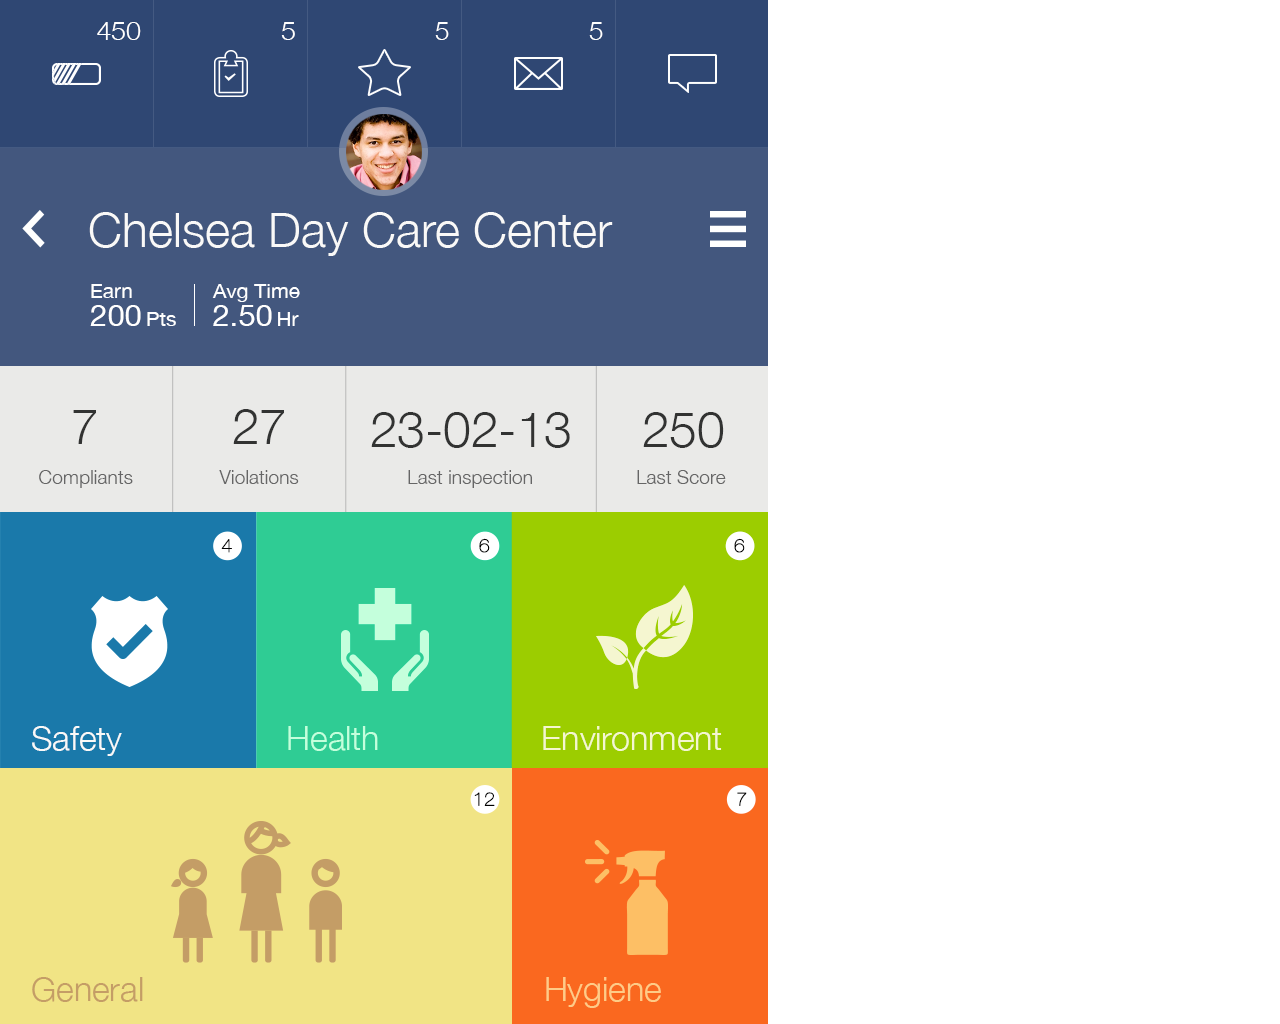
<file: www/resources/reload.html>
﻿<html>
	<head>
		<title></title>
	</head>
	<body>
	
	<script language="javascript">
	function getUrl() {
      var query = window.location.hash.substring(1);
      var vars = query.split("&&&");
      for (var i=0;i<vars.length;i++) {
        var url = vars[i];
        return decodeURI(url).replace("html%23","html#");
      } 
    }

    var rel = '../';
    var url = getUrl();
    if (url.indexOf(":") > 0 && url.indexOf(":") < 10) rel = '';
	self.location.href = rel + url;
	</script>
	
	</body>
</html>
</file>
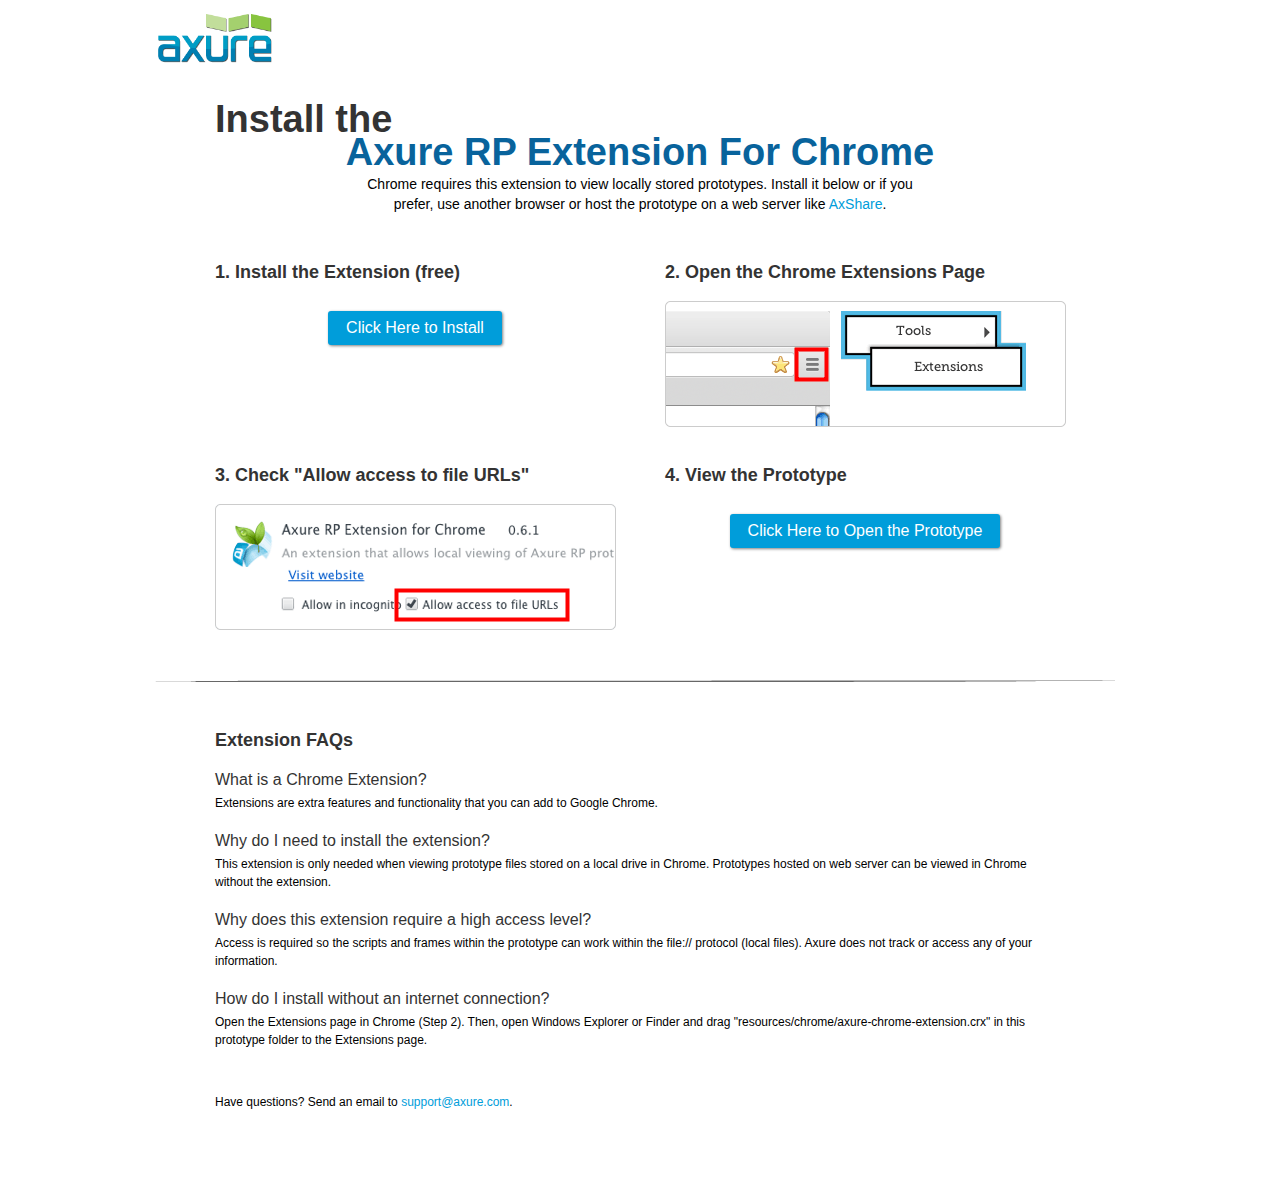
<file: www/resources/chrome/chrome.html>
<html>
    <head>
        <title>Install the Axure RP Chrome Extension</title>
        <style type="text/css">
            *
            {
                font-family: Helvetica, Arial, sans-serif;
            }
            
            body
            {
                text-align: center;
            }
            
            p
            {
                font-size: 12px;
                line-height: 18px;
            }
            
            div.container
            {
                left: -260px;
                width: 970px;
                margin-left: auto;
                margin-right: auto;
                text-align: left;
            }
            
            a
            {
                text-decoration: none;
                color: #009dda;
            }
            
            a.button
            {
                background: #009dda;
                font: normal 16px Arial, sans-serif;
                color: #FFFFFF;
                padding: 8px 18px 8px 18px;
                border: 0;
                display: inline-block;
                border-radius: 3px;
                box-shadow: 1px 1px 3px gray;
                margin-top: 10px;
            }
            
            a:hover.button
            {
                opacity: .8;
            }
            
            div.left
            {
                width: 400px;
                margin-left: 60px;
                float: left;
            }
            
            div.right
            {
                width: 400px;
                margin-right: 60px;
                float: right;
            }
            
            div.buttonContainer
            {
                text-align: center;
            }
            
            h1
            {
                font-size: 38px;
                font-weight: bold;
                color: #333333;
                margin: 0px 0px 0px 60px;
            }
            
            h2
            {
                font-size: 38px;
                font-weight: bold;
                color: #08639C;
                text-align: center;
                margin: 0px 0px 0px 0px;
            }
            
            h3
            {
                font-size: 18px;
                color: #333333;
            }
            
            span.faq
            {
                font-size: 16px;
                font-weight: normal;
                color: #333333;
                display: block;
                margin: 20px 0px 5px 0px;
            }
        </style>
    </head>
<body>
    <div class="container">
        <img src="axure_logo.png"/>
        
        <div style="clear: both; height: 30px;">&nbsp;</div>

        <div style="margin-left: 0px;"><h1>Install the</h1></div>
        <div style="margin-top: -10px;"><h2>Axure RP Extension For Chrome</h2></div>
        <div style="margin: 0px 0px 0px 0px; text-align: center; width: 550px; margin: auto;">
            <p style="font-size: 14px; line-height: 20px; margin: 0px 0px 0px 0px;">Chrome requires this extension to view locally stored prototypes. Install it below or if you prefer, use another browser or host the prototype on a web server like <a href="https://share.axure.com">AxShare</a>.</p>
        </div>
	
        <div style="clear: both; height: 30px;">&nbsp;</div>

        <div class="left">
            <h3>1. Install the Extension (free)</h3>
            <div class="buttonContainer">
                <a class="button" href="https://chrome.google.com/webstore/detail/dogkpdfcklifaemcdfbildhcofnopogp" target="_blank">Click Here to Install</a>
            </div>
        </div>
        <div class="right">
            <h3>2. Open the Chrome Extensions Page</h3>
            <img src="extensions_menu.gif"/>
        </div>
        
        <div style="clear: both; height: 20px;">&nbsp;</div>

        <div class="left">
            <h3>3. Check "Allow access to file URLs"</h3>
            <img src="allow_access.gif"/>
        </div>
        
        <div class="right">
            <h3>4. View the Prototype</h3>
            <div class="buttonContainer">
                <a class="button" href="../../start.html">Click Here to Open the Prototype</a>
            </div>
        </div>
        
        <div style="clear: both; height: 50px;"></div>

        <img src="splitter.png"/>
        
        <div style="clear: both; height: 30px;"></div>
        
        <div style="margin: 0px 60px 0px 60px;">
            <h3>Extension FAQs</h3>
            <p>
                <span class="faq">What is a Chrome Extension?<br/></span>
                Extensions are extra features and functionality that you can add to Google Chrome.
            </p>
            <p>
                <span class="faq">Why do I need to install the extension?<br/></span>
                This extension is only needed when viewing prototype files stored on a local drive in Chrome. Prototypes hosted on web server can be viewed in Chrome without the extension.
            </p>
            <p>
                <span class="faq">Why does this extension require a high access level?<br/></span>
                Access is required so the scripts and frames within the prototype can work within the file:// protocol (local files). Axure does not track or access any of your information.
            </p>
            <p>
                <span class="faq">How do I install without an internet connection?<br/></span>
                Open the Extensions page in Chrome (Step 2). Then, open Windows Explorer or Finder and drag "resources/chrome/axure-chrome-extension.crx" in this prototype folder to the Extensions page.
            </p>
        
            <div style="clear: both; height: 20px;"></div>

            <p>
                Have questions? Send an email to <a href="mailto:support@axure.com">support@axure.com</a>.
            </p>
            
            <div style="clear: both; height: 60px;"></div>

        </div>
    </div>
</body>
</html>
</file>
<file: www/resources/css/axure_rp_page.css>
﻿p 
{
	margin: 0px;
}

iframe
{
	background: #FFFFFF;
}

div.intcases 
{
	font-family: arial; 
	font-size: 12px;
    text-align:left; 
	border:1px solid #AAA; 
	background:#FFF none repeat scroll 0% 0%; 
	z-index:9999; 
	visibility:hidden; 
	position:absolute;
    padding: 0px;
    border-radius: 3px;
}

div.intcaselink
{
	cursor: pointer;
    padding: 3px 8px 3px 8px;
    margin: 5px;
	background:#EEE none repeat scroll 0% 0%; 
	border:1px solid #AAA;
    border-radius: 3px;
}

div.annnoteimage
{
	position: absolute;
	font-size: 0px;
	width: 16px;
	height: 12px;
	cursor: help;
	background-image: url(images/note.gif);
	background-repeat: no-repeat;
}

div.annnotelabel
{
	position: absolute;
	font-family: Arial;
	font-size: 10px;
	border: 1px solid #666666;
	cursor: help;
	background:#DDDD00 none repeat scroll 0% 0%; 
	padding-left:3px; 
	padding-right:3px;
	white-space: nowrap;
}
 
.annotationName 
{
	font-size: .7em;
	font-weight: bold;
	margin-bottom: .2em;
	white-space: nowrap;
}

.annotation 
{
	font-size: .7em;
	padding-left: .2em;
	margin-bottom: 1em;
}

/* this is a fix for the issue where dialogs jump around and takes the text-align from the body */
.dialogFix 
{
    position:absolute;
    text-align:left;
}
</file>
<file: www/index_files/axurerp_pagespecificstyles.css>
﻿body {
    margin: 0px;
}

div {
    background-repeat: no-repeat;
}

.raw_image {
    width: 100%;
    height: 100%;
}

.preload {
    display: none;
}
#main_container {
}

.form_sketch {
    border-color: transparent;
    background-color: transparent;
}

.u0_normal {
    background-image: url('../index_files/u0_normal.png');
}

.u0_container {
    position:absolute;
    left:0px;
    top:0px;
    width:768px;
    height:1024px;
}

#u0_img {
    position:absolute;
    left:0px;
    top:0px;
    width:768px;
    height:1024px;
}

.u1 {
    position:absolute;
    left:2px;
    top:504px;
    width:764px;
    height:16px;
    ;
    ;
    ;
    font-family:Arial;
    text-align:left;
    word-wrap:break-word;
}

.u2_normal {
    background-image: url('../resources/images/transparent.gif');
}

.u2_container {
    position:absolute;
    left:0px;
    top:514px;
    width:255px;
    height:252px;
}

#u2_img {
    position:absolute;
    left:-3px;
    top:-3px;
    width:261px;
    height:258px;
}

.u3 {
    position:absolute;
    left:2px;
    top:118px;
    width:251px;
    height:16px;
    ;
    ;
    ;
    font-family:Arial;
    text-align:left;
    word-wrap:break-word;
}
</file>
<file: www/index_files/axurerp_pagespecificstyles_ie6.css>
﻿* html .u0_normal {
    background-image: none;
    filter: progid:DXImageTransform.Microsoft.AlphaImageLoader(src="index_files/u0_normal.png");
}
</file>
<file: www/Page_2_files/axurerp_pagespecificstyles.css>
﻿body {
    margin: 0px;
}

div {
    background-repeat: no-repeat;
}

.raw_image {
    width: 100%;
    height: 100%;
}

.preload {
    display: none;
}
#main_container {
}

.form_sketch {
    border-color: transparent;
    background-color: transparent;
}

.u0_normal {
    background-image: url('../Page_2_files/u0_normal.png');
}

.u0_container {
    position:absolute;
    left:0px;
    top:0px;
    width:768px;
    height:1024px;
}

#u0_img {
    position:absolute;
    left:0px;
    top:0px;
    width:768px;
    height:1024px;
}

.u1 {
    position:absolute;
    left:2px;
    top:504px;
    width:764px;
    height:16px;
    ;
    ;
    ;
    font-family:Arial;
    text-align:left;
    word-wrap:break-word;
}

#u2 {
    position:absolute;
    left:670px;
    top:452px;
    width:99px;
    height:78px;
    overflow:hidden;
}

#pd0u2 {
    position:absolute;
    left:0px;
    top:0px;
    width:99px;
    height:78px;
    
}

#u3 {
    position:absolute;
    left:0px;
    top:0px;
    width:94px;
    height:76px;
    ;
    ;
    ;
    background-image: url('../resources/images/transparent.gif');
    overflow:hidden;
}

#u4 {
    position:absolute;
    left:0px;
    top:0px;
    width:767px;
    height:1025px;
    overflow:hidden;
}

#pd0u4 {
    position:absolute;
    left:0px;
    top:0px;
    width:767px;
    height:1025px;
    
}

#u5 {
    position:absolute;
    left:640px;
    top:84px;
    width:66px;
    height:62px;
    ;
    ;
    ;
    background-image: url('../resources/images/transparent.gif');
    overflow:hidden;
}

.u6_normal {
    background-image: url('../resources/images/transparent.gif');
}

.u6_container {
    position:absolute;
    left:640px;
    top:90px;
    width:63px;
    height:56px;
}

#u6_img {
    position:absolute;
    left:-3px;
    top:-3px;
    width:69px;
    height:62px;
}

.u7 {
    position:absolute;
    left:2px;
    top:20px;
    width:59px;
    height:16px;
    ;
    ;
    ;
    font-family:Arial;
    text-align:left;
    word-wrap:break-word;
}

.u8_normal {
    background-image: url('../Page_2_files/u8_normal.png');
}

.u8_container {
    position:absolute;
    left:0px;
    top:0px;
    width:766px;
    height:1022px;
}

#u8_img {
    position:absolute;
    left:-3px;
    top:-3px;
    width:772px;
    height:1028px;
}

.u9 {
    position:absolute;
    left:2px;
    top:503px;
    width:762px;
    height:16px;
    ;
    ;
    ;
    font-family:Arial;
    text-align:left;
    word-wrap:break-word;
}

.u10_normal {
    background-image: url('../Page_2_files/u10_normal.png');
}

.u10_container {
    position:absolute;
    left:0px;
    top:0px;
    width:766px;
    height:1022px;
}

#u10_img {
    position:absolute;
    left:0px;
    top:0px;
    width:766px;
    height:1022px;
}

.u11 {
    position:absolute;
    left:2px;
    top:503px;
    width:762px;
    height:16px;
    ;
    ;
    ;
    font-family:Arial;
    text-align:left;
    word-wrap:break-word;
}

.u12_normal {
    background-image: url('../resources/images/transparent.gif');
}

.u12_container {
    position:absolute;
    left:637px;
    top:96px;
    width:66px;
    height:44px;
}

#u12_img {
    position:absolute;
    left:-3px;
    top:-3px;
    width:72px;
    height:50px;
}

.u13 {
    position:absolute;
    left:2px;
    top:14px;
    width:62px;
    height:16px;
    ;
    ;
    ;
    font-family:Arial;
    text-align:left;
    word-wrap:break-word;
}

.u14_normal {
    background-image: url('../resources/images/transparent.gif');
}

.u14_container {
    position:absolute;
    left:0px;
    top:16px;
    width:66px;
    height:52px;
}

#u14_img {
    position:absolute;
    left:-3px;
    top:-3px;
    width:72px;
    height:58px;
}

.u15 {
    position:absolute;
    left:2px;
    top:18px;
    width:62px;
    height:16px;
    ;
    ;
    ;
    font-family:Arial;
    text-align:left;
    word-wrap:break-word;
}
</file>
<file: www/Page_2_files/axurerp_pagespecificstyles_ie6.css>
﻿* html .u0_normal {
    background-image: none;
    filter: progid:DXImageTransform.Microsoft.AlphaImageLoader(src="Page_2_files/u0_normal.png");
}

* html .u8_normal {
    background-image: none;
    filter: progid:DXImageTransform.Microsoft.AlphaImageLoader(src="Page_2_files/u8_normal.png");
}

* html .u10_normal {
    background-image: none;
    filter: progid:DXImageTransform.Microsoft.AlphaImageLoader(src="Page_2_files/u10_normal.png");
}
</file>
<file: www/resources/css/default.css>
﻿body {
    font-family : Helvetica, Arial, Sans-Serif;
    background-color: #F9F9F9;
    overflow:hidden;
}

a {
    cursor: pointer;
}

#maximizePanelContainer 
{
	font-size: 4px;
	position:absolute;
	left: 0px;
	top: 0px;
	width: 15px;
	height: 13px;
	overflow: visible;
	z-index: 1000;
}

#maximizePanel 
{
	position:absolute;
	left: 0px;
	top: 0px;
	width: 20px;
	height: 20px;
	margin: 2px 0px 0px 1px;
}

#maximizePanel a 
{
	position:absolute;
	left: 0px;
	top: 0px;
	font-size: 4px;
	padding: 2px 5px 1px 5px;
	border: 1px solid #777;
	border-top-width: 2px;
	/*border: none;*/
	background-color: #DDD;
	/*background-color: Transparent;*/
	text-decoration: none;
	border-radius: 2px;
	opacity: .5;
}

#interfaceControlFrameMinimizeContainer 
{
    margin: 0px 4px 0px 4px;
	position:relative;
	font-size: 2px; /*for IE*/
	text-align: right;
	padding-top: 4px;
	z-index: 100;
}

#interfaceControlFrameMinimizeContainer a {
	font-size: 2px;
	padding: 1px 6px 1px 6px;
	border: 1px solid #777;
	background-color: #AAA;
	text-decoration: none;
	border-radius: 2px;
}

#interfaceControlFrameMinimizeContainer a:hover {
	border: 1 solid #777;
	background-color: #CCC;	
}

#interfaceControlFrameHeader li {
    display: inline;
}

#interfaceControlFrameHeader a 
{
	outline: none;
    border: 1px solid #CCC;
    border-bottom : none;
    padding: 3px 10px 4px 10px;
    margin-left: 5px;
    text-decoration: none;
    color: #333;
    white-space: nowrap;
    background-color: #EAEAEA;
    border-top-left-radius:3px;
    border-top-right-radius:3px;
    -moz-border-top-left-radius:3px;
    -moz-border-top-right-radius:3px;
}

#interfaceControlFrameHeader a:link {
}

#interfaceControlFrameHeader a:hover {
    background-color: #DDD;
}

#interfaceControlFrameHeader a.selected {
    padding: 4px 10px 4px 10px;
    border-bottom: 2px solid White;
    background-color: White;
    font-weight:bold;
}

#interfaceControlFrameHeaderContainer
{
    margin: 0px 4px 0px 4px;
    overflow: visible;
	width: 250px;
}

#interfaceControlFrameHeader {
	position:relative;
    list-style: none;
    padding : 4px 0px 4px 5px;
    font-size: .7em;
    z-index: 50;
    text-shadow: 0 1px 2px #FFF;
}


#interfaceControlFrame {
    /*height:100%;*/
    /*background-color:Aqua;*/   
}

#interfaceControlFrameContainer 
{
    background-color: White;
    border: 1px solid #CCC;
    margin: 0px 4px 0px 4px;
    padding: 2px 0px 2px 0px;
    border-radius: 3px;
    overflow: hidden;
    /*height:100%;*/
}

#interfaceControlFrameLogoContainer
{
	background-color: White;
    border-bottom: 1px solid #EFEFEF;
    margin: -5px 0px 5px 0px;
    padding: 10px 5px 5px 5px;
    overflow: hidden;
}

#interfaceControlFrameLogoImageContainer
{
	text-align: center;
}

#interfaceControlFrameLogoCaptionContainer
{
	text-align: center;
    margin: 5px 10px 0px 10px;
	font-size: .7em;
	color: #333;
}
</file>
<file: www/plugins/sitemap/styles/sitemap.css>
﻿
#sitemapHost {
    font-size: .75em;
    color:#333;
    background-color:#FFF;
    height: 100%;
}

#sitemapTreeContainer {
    /*margin: 0px 8px 0px 10px;*/
    overflow: auto;
    width: 100%;
    height: 100%;
}

.sitemapTree {
    /* list-style-type: none; */
    margin: 10px 0px 10px -9px;
    overflow:visible;
}

.sitemapTree ul {
    list-style-type: none;
    margin: 0px 0px 0px 0px;
    padding-left: 2px;
}

.sitemapPlusMinusLink 
{
}

.sitemapMinus 
{
	vertical-align:middle;
    background: url('images/minus.gif');
    background-repeat: no-repeat;
	margin-right: 3px;	
	margin-bottom: 1px;
    height:9px;
    width:9px;
    display:inline-block;
}

.sitemapPlus 
{
	vertical-align:middle;
    background: url('images/plus.gif');
    background-repeat: no-repeat;
	margin-right: 3px;	
	margin-bottom: 1px;
	height:9px;
    width:9px;
    display:inline-block;
}

.sitemapPageLink 
{
    margin-left: 0px;
}

.sitemapPageIcon 
{
	margin-bottom:-3px;
    width: 16px;
    height: 16px;
    display: inline-block;
    background: url('images/page.gif');
    background-repeat: no-repeat;
}

.sitemapFlowIcon
{
    background: url('images/case.gif');
}

.sitemapPageName 
{
    margin-left: 3px;
}

.sitemapNode 
{
    margin:3px 0px 3px 32px;
    white-space:nowrap;
}

.sitemapNode div
{
	padding-top: 2px; 
	padding-bottom: 2px; 
	height: 14px;
}

.sitemapExpandableNode 
{
	margin-left: 20px;
}

.sitemapHighlight 
{
	margin-left: -1px;
	background-color : #EEE;
    padding-right : 4px;
    padding-bottom : 0px;
    padding-top : 1px;
    border : 1px solid #AAA;
}

.sitemapToolbar 
{
	margin: 10px 10px 0px 10px;
}

.sitemapToolbarButton 
{
	font-size: 1em;
	color: #069;
}

.sitemapLinkContainer
{
	margin-top: 8px;
	padding-right: 5px;
	font-size: 1em;
}

.sitemapLinkField 
{
	width: 100%;
	font-size: 1em;
	margin-top: 3px;
}

.sitemapOptionContainer
{
	margin-top: 8px;
	padding-right: 5px;
	font-size: 1em;
}

.optionLabel
{
	font-size: 1em;
}

.sitemapLinkLabel
{
}

#sitemapLinksContainer 
{
	background-color: #EEE;
	border: 1px solid #AAA;
	padding: 5px 5px 5px 5px;
	margin: 5px 0px 0px 0px;
	border-radius: 2px;
}

#sitemapOptionsContainer
{
	background-color: #EEE;
	border: 1px solid #AAA;
	padding: 5px 5px 5px 5px;
	margin: 8px 0px 0px 0px;
	border-radius: 2px;
}

#sitemapVariableOptionLabel
{
    position: relative;
    top: -2px;
}

#sitemapClosePlayer
{
	color: #069;
}

#sitemapLinksPageName
{
	font-weight: bold;
}

#sitemapOptionsHeader
{
	font-weight: bold;
}
</file>
<file: www/plugins/page_notes/styles/page_notes.css>
﻿#pageNotesHost {
    font-size: .75em;
    color:#333;
    height: 100%;
}

#pageNotesScrollContainer 
{
    overflow: auto;
    width: 100%;
    height: 100%;
}    

#pageNotesContainer 
{
    padding: 10px 10px 10px 10px;
}

#pageNameHeader
{
	font-size: 1.2em;
	font-weight: bold;
	height: 23px;
	white-space: nowrap;
}

#pageNotesContent 
{
	overflow: visible;
}

.pageNoteName 
{
	font-size: .9em;
	margin-bottom: 5px;
	text-decoration: underline;
	white-space: nowrap;
}

.pageNote 
{
	margin-bottom: 10px;
}
</file>
